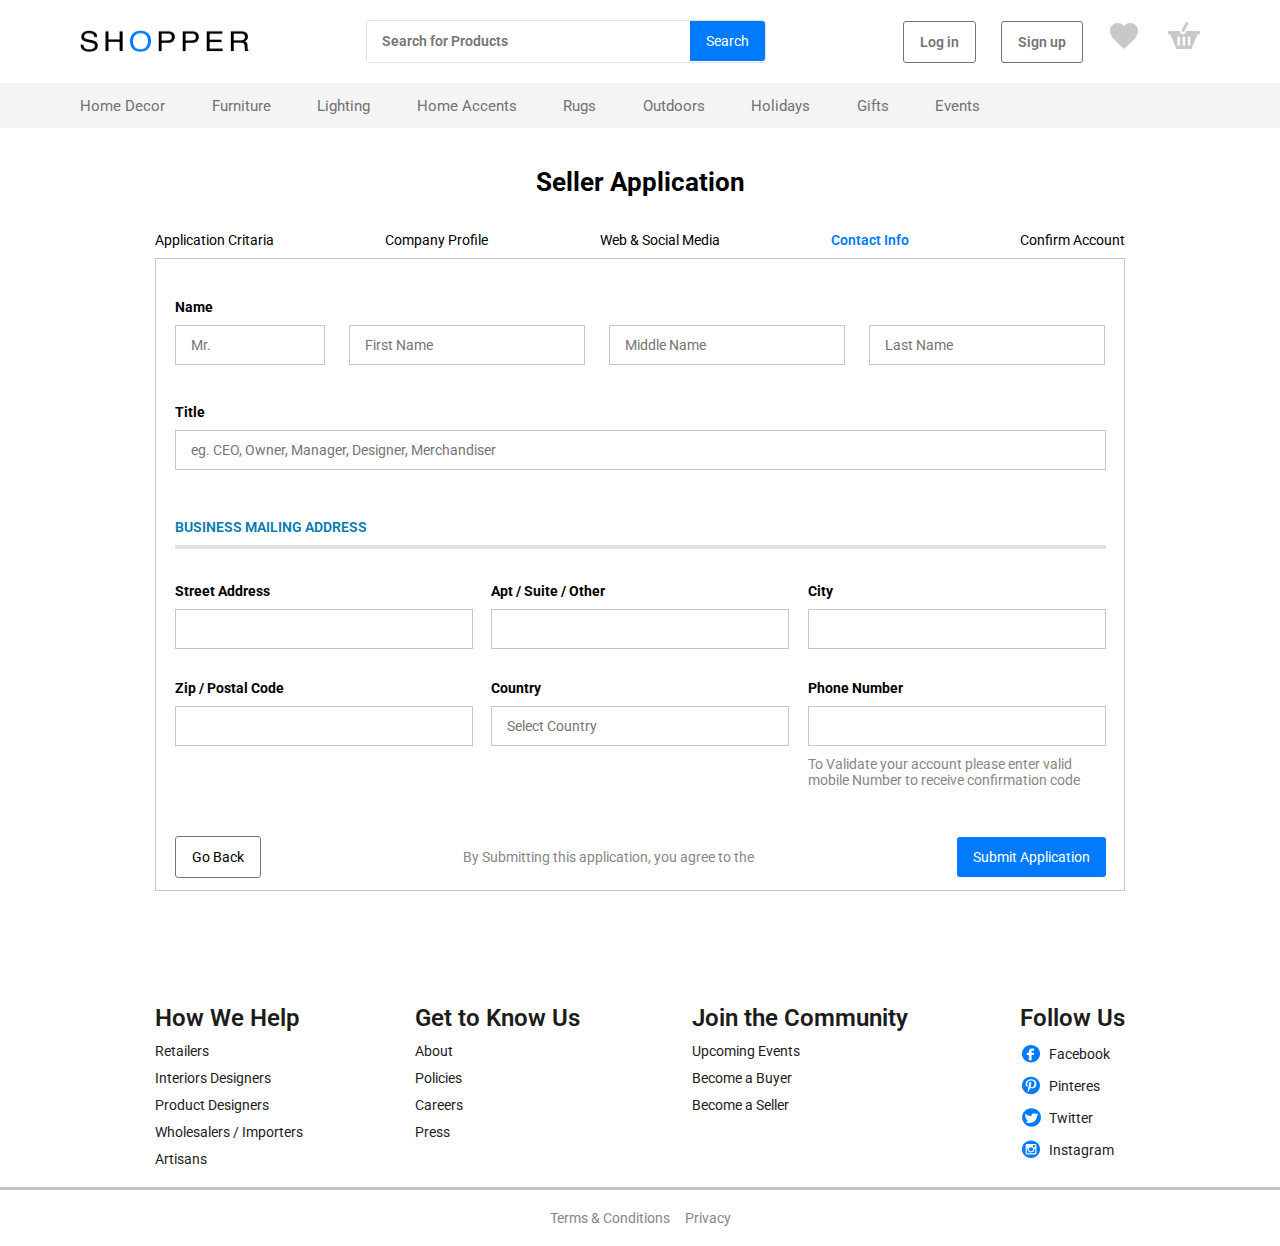
<file: lesson11/index.html>
<!DOCTYPE html>
<html lang="en">
<head>
    <meta charset="UTF-8">
    <meta name="viewport" content="width=device-width, initial-scale=1.0">
    <link rel="stylesheet" href="style/style.css">
    <link href="https://fonts.googleapis.com/css2?family=Roboto:wght@300&display=swap" rel="stylesheet">
    <title>Shopper</title>
</head>
<body>
    <!--header-->
    <header>
        <div class="head">
            <div class="logo">
                <img src="img/logo.png" alt="">
            </div>
            <form action="#">
                <div class="search">   
                    <input placeholder="Search for Products" type="text">
                    <button class="search-button">Search</button>
                </div>
            </form>
            <div class="block_icon">
                <div class="login">
                    <button>Log in</button>
                    <button>Sign up</button>
                </div>
                <div class="icon">
                    <svg width="28" height="26" viewBox="0 0 28 26" fill="none" xmlns="http://www.w3.org/2000/svg">
                        <path fill-rule="evenodd" clip-rule="evenodd" d="M14.0002 26.0003L12.0404 24.0218C4.76099 17.5219 -0.000366211 13.1412 -0.000366211 7.77163C-0.000366211 3.3913 3.35963 -0.000137329 7.69948 -0.000137329C10.0796 -0.000137329 12.4609 1.13056 14.0002 2.96725C15.5395 1.13056 17.9207 -0.000137329 20.2997 -0.000137329C24.6396 -0.000137329 28.0007 3.3913 28.0007 7.77163C28.0007 13.1412 23.2404 17.5219 15.9599 24.0218L14.0002 26.0003Z" fill="#C8C8C8"/>
                    </svg>
                    <svg width="32" height="28" viewBox="0 0 32 28" fill="none" xmlns="http://www.w3.org/2000/svg">
                        <path fill-rule="evenodd" clip-rule="evenodd" d="M20.033 3.28183C20.414 2.54845 20.1874 1.61119 19.5283 1.18777C18.8692 0.764654 18.0273 1.01557 17.6463 1.74895L13.9699 8.82916C13.59 9.56224 13.8155 10.5001 14.4757 10.9232C15.1348 11.3466 15.9778 11.0951 16.3577 10.362L20.033 3.28183ZM1.6083 10.0029H11.6555L11.6554 10.0315C11.6554 11.8952 13.0831 13.4063 14.8436 13.4063C16.604 13.4063 18.0317 11.8952 18.0317 10.0315L18.0316 10.0029H30.3922C31.2801 10.0029 32.0005 10.7581 32.0005 11.6901C32.0005 12.6216 31.2801 13.3771 30.3922 13.3771H29.3963L23.4237 27.9999H8.41698L2.44436 13.3771H2.35933H1.6083C0.719316 13.3771 0 12.6216 0 11.6901C0 10.7581 0.719316 10.0029 1.6083 10.0029ZM10.9701 15.5939H10.53C9.97819 15.5939 9.5315 16.0407 9.5315 16.592V23.6267C9.5315 24.178 9.97819 24.6251 10.53 24.6251H10.9701C11.5219 24.6251 11.9686 24.178 11.9686 23.6267V16.592C11.9686 16.0407 11.5219 15.5939 10.9701 15.5939ZM15.7172 15.5939H16.1891C16.7409 15.5939 17.1887 16.0407 17.1887 16.592V23.6267C17.1887 24.178 16.7409 24.6251 16.1891 24.6251H15.7172C15.1654 24.6251 14.7187 24.178 14.7187 23.6267V16.592C14.7187 16.0407 15.1654 15.5939 15.7172 15.5939ZM21.3446 15.5939H20.8727C20.322 15.5939 19.8742 16.0407 19.8742 16.592V23.6267C19.8742 24.178 20.322 24.6251 20.8727 24.6251H21.3446C21.8964 24.6251 22.3442 24.178 22.3442 23.6267V16.592C22.3442 16.0407 21.8964 15.5939 21.3446 15.5939Z" fill="#C8C8C8"/>
                    </svg>
                </div>
            </div>
        </div>
        <div class="subhead">
            <ul>
                <li><a href="#">Home Decor</a></li>
                <li><a href="#">Furniture</a></li>
                <li><a href="#">Lighting</a></li>
                <li><a href="#">Home Accents</a></li>
                <li><a href="#">Rugs</a></li>
                <li><a href="#">Outdoors</a></li>
                <li><a href="#">Holidays</a></li>
                <li><a href="#">Gifts</a></li>
                <li><a href="#">Events</a></li>
            </ul>
        </div>
    </header>
    <!--/header-->


    <!--content-->
    <div class="content">
        <div class="wrapper">
            <div class="title">
                <h1>Seller Application</h1>
            </div>
            <div class="container">
                <div class="tabs">
                    <div class="tab">
                            <input type="radio" id="tab_01" name="tab-group">
                            <label for="tab_01" class="tab-title">Application Critaria</label>
                            <section class="tab-content">Lorem ipsum dolor sit amet consectetur adipisicing elit. Assumenda quas, voluptas perspiciatis voluptatum nostrum at nihil ullam reprehenderit nemo beatae, alias totam illum autem reiciendis dolor vero amet, adipisci ex?</section>
                            <!-- <a href="#tab_01">Application Critaria</a> -->
                    </div>
                    <div class="tab">
                            <input type="radio" id="tab_02" name="tab-group">
                            <label for="tab_02" class="tab-title">Company Profile</label>
                            <section class="tab-content">Lorem ipsum dolor sit amet consectetur, adipisicing elit. Earum hic, quidem nemo accusamus ullam quaerat odio doloribus repudiandae quis, ad recusandae, sapiente saepe sed consequatur vero incidunt voluptate totam consequuntur!</section>
                            <!-- <a href="#tab_02">Company Profile</a> -->
                    </div>
                    <div class="tab">  
                            <input type="radio" id="tab_03" name="tab-group">
                            <label for="tab_03" class="tab-title">Web & Social Media</label>
                            <section class="tab-content">Lorem ipsum dolor sit amet consectetur adipisicing elit. Magni veritatis vel, aperiam error ea placeat nihil, dolor dolorum reprehenderit voluptates, dolores sed? Ex assumenda quo veritatis vitae voluptate? Quasi, nisi?</section>
                            <!-- <a href="#tab_03">Web & Social Media</a> -->
                    </div>
                    <div class="tab">    
                            <input checked type="radio" id="tab_04" name="tab-group">
                            <label for="tab_04" class="tab-title">Contact Info</label>
                            <section class="tab-content">
                                <form class="form-tab">
                                    <div class="name">
                                        <p class="title_input">Name</p>
                                        <div class="name__input">
                                            <input placeholder="Mr." type="text">
                                            <input placeholder="First Name" type="text">
                                            <input placeholder="Middle Name" type="text">
                                            <input placeholder="Last Name" type="text">
                                        </div>
                                    </div>
                                    <div class="name">
                                        <p class="title_input">Title</p>
                                        <div class="name__input2">
                                            <input placeholder="eg. CEO, Owner, Manager, Designer, Merchandiser" type="text">
                                        </div>
                                    </div>
                                    <div class="adress">
                                        <div>
                                            <h2>Business Mailing Address</h2>
                                        </div>
                                        <div class="line"></div>
                                        <div class="adds">
                                            <div class="adds_name">
                                                <p class="title_input">Street Address</p>
                                                <div class="name__input3">
                                                    <input type="text">
                                                </div>
                                            </div>
                                            <div class="adds_name">
                                                <p class="title_input">Apt / Suite / Other</p>
                                                <div class="name__input3">
                                                    <input type="text">
                                                </div>
                                            </div>
                                            <div class="adds_name">
                                                <p class="title_input">City</p>
                                                <div class="name__input3">
                                                    <input type="text">
                                                </div>
                                            </div>
                                            <div class="adds_name">
                                                <p class="title_input">Zip / Postal Code</p>
                                                <div class="name__input3">
                                                    <input type="text">
                                                </div>
                                            </div>
                                            <div class="adds_name">
                                                <p class="title_input">Country</p>
                                                <div class="name__input3">
                                                    <input placeholder="Select Country" type="text">
                                                </div>
                                            </div>
                                            <div class="adds_name">
                                                <p class="title_input">Phone Number</p>
                                                <div class="name__input3">
                                                    <input type="text">
                                                    <p>To Validate your account please enter valid<br>mobile Number to receive confirmation code</p>
                                                </div>
                                            </div>                        
                                        </div>
                                    </div>
                                    <div class="footer_contacts">
                                        <button type="reset">Go Back</button>
                                        <div>By Submitting this application, you agree to the</div>
                                        <button>Submit Application</button>
                                    </div>
                                </form>
                            </section>
                            <!-- <a href="#tab_04">Contact Info</a> -->
                    </div>
                    <div class="tab">
                            <input type="radio" id="tab_05" name="tab-group">
                            <label for="tab_05" class="tab-title">Confirm Account</label>
                            <section class="tab-content">Lorem ipsum dolor, sit amet consectetur adipisicing elit. Ex laudantium, enim ipsam obcaecati exercitationem dolorum dolore sed, repellendus consequatur reprehenderit quidem sapiente mollitia voluptates odit soluta asperiores architecto! Atque, fuga.</section>
                            <!-- <a href="#tab_05">Confirm Account</a> -->
                    </div>
                </div>
                
            </div>
        </div>
    </div>

    <!-- footer -->
    <footer>
        <div class="secondary_footer">
            <div>
                <h3 class="secondary_footer__title">How We Help</h3>
                <ul>
                    <li><a href="#">Retailers</a></li>
                    <li><a href="#">Interiors Designers</a></li>
                    <li><a href="#">Product Designers</a></li>
                    <li><a href="#">Wholesalers / Importers</a></li>
                    <li><a href="#">Artisans</a></li>
                </ul>
            </div>
            <div>
                <h3 class="secondary_footer__title">Get to Know Us</h3>
                <ul>
                    <li><a href="#">About</a></li>
                    <li><a href="#">Policies</a></li>
                    <li><a href="#">Careers</a></li>
                    <li><a href="#">Press</a></li>
                </ul>
            </div>
            <div>
                <h3 class="secondary_footer__title">Join the Community</h3>
                <ul>
                    <li><a href="#">Upcoming Events</a></li>
                    <li><a href="#">Become a Buyer</a></li>
                    <li><a href="#">Become a Seller</a></li>
                </ul>
            </div>
            <div>
                <h3 class="secondary_footer__title">Follow Us</h3>
                <ul>
                    <li>
                        <svg width="22" height="21" viewBox="0 0 22 21" fill="none" xmlns="http://www.w3.org/2000/svg">
                            <path fill-rule="evenodd" clip-rule="evenodd" d="M11.0004 1.99994C15.9709 1.99994 20.0009 5.91043 20.0009 10.7345C20.0009 15.5582 15.9709 19.4687 11.0004 19.4687C6.02884 19.4687 1.99991 15.5582 1.99991 10.7345C1.99991 5.91043 6.02884 1.99994 11.0004 1.99994Z" fill="#007AFF"/>
                            <path fill-rule="evenodd" clip-rule="evenodd" d="M13.7331 5.49652L12.0054 5.49437C10.0654 5.49437 8.81077 6.61889 8.81077 8.35997V9.68099H7.07329C6.9244 9.68099 6.80178 9.78739 6.80178 9.9193V11.8335C6.80178 11.9645 6.9244 12.0709 7.07329 12.0709H8.80967V16.9017C8.80967 17.0327 8.9323 17.1397 9.08119 17.1397H11.3475C11.4985 17.1397 11.6201 17.0327 11.6201 16.9017V12.0709H13.651C13.801 12.0709 13.9225 11.9645 13.9225 11.8335L13.9236 9.9193C13.9236 9.85596 13.8951 9.79568 13.8447 9.7514C13.7933 9.70589 13.7243 9.68099 13.6521 9.68099H11.6201V8.56108C11.6201 8.02295 11.7668 7.74928 12.5693 7.74928H13.732C13.8842 7.74928 14.0046 7.64288 14.0046 7.51157V5.73423C14.0046 5.60292 13.8842 5.49652 13.7331 5.49652Z" fill="white"/>
                        </svg>
                        <a href="#">Facebook</a>
                    </li>
                    <li>
                        <svg width="22" height="20" viewBox="0 0 22 20" fill="none" xmlns="http://www.w3.org/2000/svg">
                            <path fill-rule="evenodd" clip-rule="evenodd" d="M11.0004 1.28134C15.9709 1.28134 20.0009 5.19152 20.0009 10.0159C20.0009 14.8396 15.9709 18.7498 11.0004 18.7498C6.02884 18.7498 1.99991 14.8396 1.99991 10.0159C1.99991 5.19152 6.02884 1.28134 11.0004 1.28134Z" fill="#007AFF"/>
                            <path fill-rule="evenodd" clip-rule="evenodd" d="M7.55391 11.1939C8.22832 10.0977 7.33715 9.85722 7.19701 9.06294C6.62661 5.81512 11.2697 3.59742 13.7013 5.86648C15.3841 7.43781 14.275 12.2705 11.5631 11.7671C8.96514 11.288 12.8364 7.44149 10.7617 6.68688C9.07681 6.0728 8.18125 8.56355 8.98047 9.80125C8.51189 11.9301 7.50356 13.935 7.91192 16.6035C9.23666 15.7197 9.68443 14.0257 10.0501 12.2594C10.7158 12.6318 11.0727 13.0189 11.9211 13.0792C15.0523 13.3021 16.8019 10.2028 16.3727 7.34248C15.9928 4.80653 13.2459 3.51533 10.3151 3.81821C7.99841 4.05714 5.68945 5.78006 5.5931 8.24437C5.53507 9.74835 5.99928 10.8772 7.55391 11.1939Z" fill="white"/>
                            </svg>
                            <a href="#">Pinteres</a>
                    </li>
                    <li>
                        <svg width="21" height="20" viewBox="0 0 21 20" fill="none" xmlns="http://www.w3.org/2000/svg">
                            <path fill-rule="evenodd" clip-rule="evenodd" d="M11 1.25002C15.9705 1.25002 19.9994 5.1605 19.9994 9.98426C19.9994 14.8083 15.9705 18.7188 11 18.7188C6.0295 18.7188 1.99947 14.8083 1.99947 9.98426C1.99947 5.1605 6.0295 1.25002 11 1.25002Z" fill="#007AFF"/>
                            <path fill-rule="evenodd" clip-rule="evenodd" d="M17.2262 6.06547C16.7029 6.33545 16.1248 6.53194 15.5073 6.63804C15.0147 6.17863 14.3118 5.89327 13.5334 5.89327C12.04 5.89327 10.8281 6.94892 10.8281 8.24995C10.8281 8.43414 10.8533 8.61434 10.8982 8.78653C8.6516 8.68814 6.65794 7.74966 5.32334 6.32407C5.09014 6.67155 4.95877 7.07623 4.95877 7.50857C4.95877 8.32652 5.43611 9.04791 6.16088 9.47043C5.71747 9.4575 5.30035 9.35111 4.93578 9.1743V9.20382C4.93578 10.3459 5.86856 11.2979 7.10461 11.515C6.87798 11.5688 6.63931 11.5983 6.39189 11.5983C6.21781 11.5983 6.04922 11.5826 5.8828 11.555C6.22766 12.4916 7.22614 13.1727 8.40963 13.1927C7.48342 13.8243 6.31744 14.2007 5.05074 14.2007C4.83178 14.2007 4.6161 14.1896 4.4048 14.1684C5.60142 14.8369 7.0236 15.2274 8.55086 15.2274C13.5268 15.2274 16.2474 11.6358 16.2474 8.52117L16.2387 8.21582C16.7686 7.88495 17.2284 7.46952 17.5897 6.99781C17.1047 7.18477 16.5846 7.31176 16.0372 7.36865C16.5956 7.07745 17.0237 6.61466 17.2262 6.06547Z" fill="white"/>
                            </svg>
                            <a href="#">Twitter</a>
                    </li>
                    <li>
                        <svg width="22" height="21" viewBox="0 0 22 21" fill="none" xmlns="http://www.w3.org/2000/svg">
                            <path fill-rule="evenodd" clip-rule="evenodd" d="M11.0004 1.53113C15.9709 1.53113 20.0009 5.44192 20.0009 10.2657C20.0009 15.0894 15.9709 19.0002 11.0004 19.0002C6.02884 19.0002 1.99991 15.0894 1.99991 10.2657C1.99991 5.44192 6.02884 1.53113 11.0004 1.53113Z" fill="#007AFF"/>
                            <path fill-rule="evenodd" clip-rule="evenodd" d="M15.9928 5.41733C15.7202 5.15319 15.395 5.02095 15.0162 5.02095H6.98462C6.60471 5.02095 6.27846 5.15319 6.00803 5.41733C5.73543 5.68086 5.59858 5.99758 5.59858 6.36596V14.1614C5.59858 14.5298 5.73543 14.8465 6.00803 15.11C6.27846 15.3742 6.60471 15.5064 6.98462 15.5064H15.0162C15.395 15.5064 15.7202 15.3742 15.9928 15.11C16.2654 14.8465 16.4001 14.5298 16.4001 14.1614V6.36596C16.4001 5.99758 16.2654 5.68116 15.9928 5.41733ZM9.47751 8.79922C9.90121 8.40131 10.4114 8.20205 11.007 8.20205C11.608 8.20205 12.1193 8.40131 12.5441 8.79922C12.9678 9.19743 13.1802 9.67897 13.1802 10.2429C13.1802 10.8072 12.9678 11.2884 12.5441 11.6866C12.1193 12.0849 11.608 12.2841 11.007 12.2841C10.4114 12.2841 9.90121 12.0849 9.47751 11.6866C9.05382 11.2884 8.84033 10.8072 8.84033 10.2429C8.84033 9.67897 9.05382 9.19743 9.47751 8.79922ZM15.1771 13.8816C15.1771 14 15.1355 14.0987 15.0501 14.1783C14.9658 14.2583 14.8651 14.2979 14.748 14.2979H7.23095C7.10943 14.2979 7.00651 14.2583 6.9244 14.1783C6.84339 14.099 6.80178 14 6.80178 13.8816V9.45819H7.79369C7.69953 9.74478 7.65246 10.043 7.65246 10.3524C7.65246 11.226 7.9809 11.9714 8.63779 12.5879C9.29358 13.2048 10.084 13.5132 11.007 13.5132C11.6168 13.5132 12.1795 13.3718 12.6952 13.0898C13.2109 12.8075 13.6181 12.4243 13.9181 11.9394C14.2192 11.4548 14.3681 10.9259 14.3681 10.3524C14.3681 10.043 14.3221 9.74478 14.2279 9.45819H15.1771V13.8816ZM15.1771 7.786C15.1771 7.91762 15.1312 8.02923 15.037 8.12026C14.9428 8.21097 14.8279 8.25678 14.6921 8.25678H13.4681C13.3335 8.25678 13.2174 8.21097 13.1233 8.12026C13.0302 8.02923 12.9831 7.91762 12.9831 7.786V6.65932C12.9831 6.53202 13.0302 6.42163 13.1233 6.32846C13.2174 6.23497 13.3335 6.18854 13.4681 6.18854H14.6921C14.8279 6.18854 14.9428 6.23497 15.037 6.32846C15.1312 6.42163 15.1771 6.53202 15.1771 6.65932V7.786Z" fill="white"/>
                            </svg>
                            <a href="#">Instagram</a>
                    </li>
                </ul>
            </div>
        </div>
        <div class="footer"><pre>Terms & Conditions     Privacy</pre></div>
    </footer>
</body>
</html>
</file>
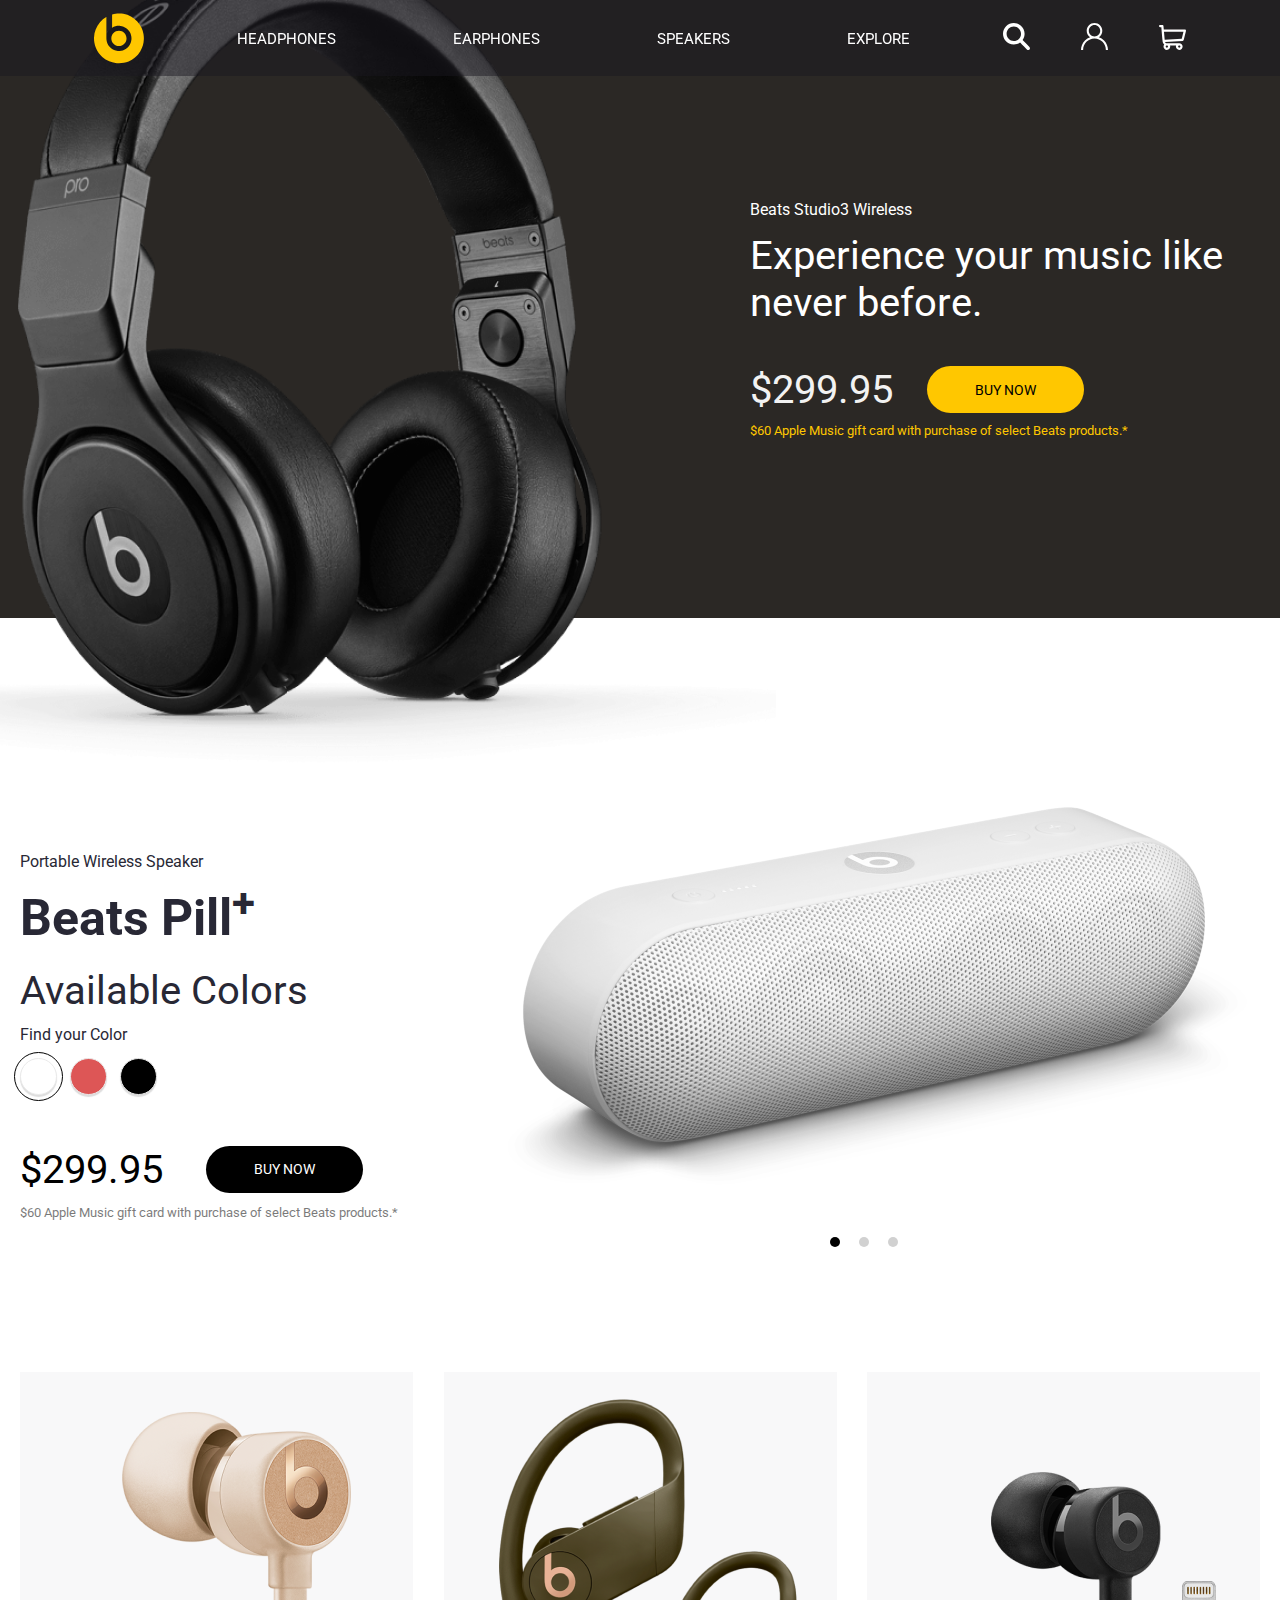
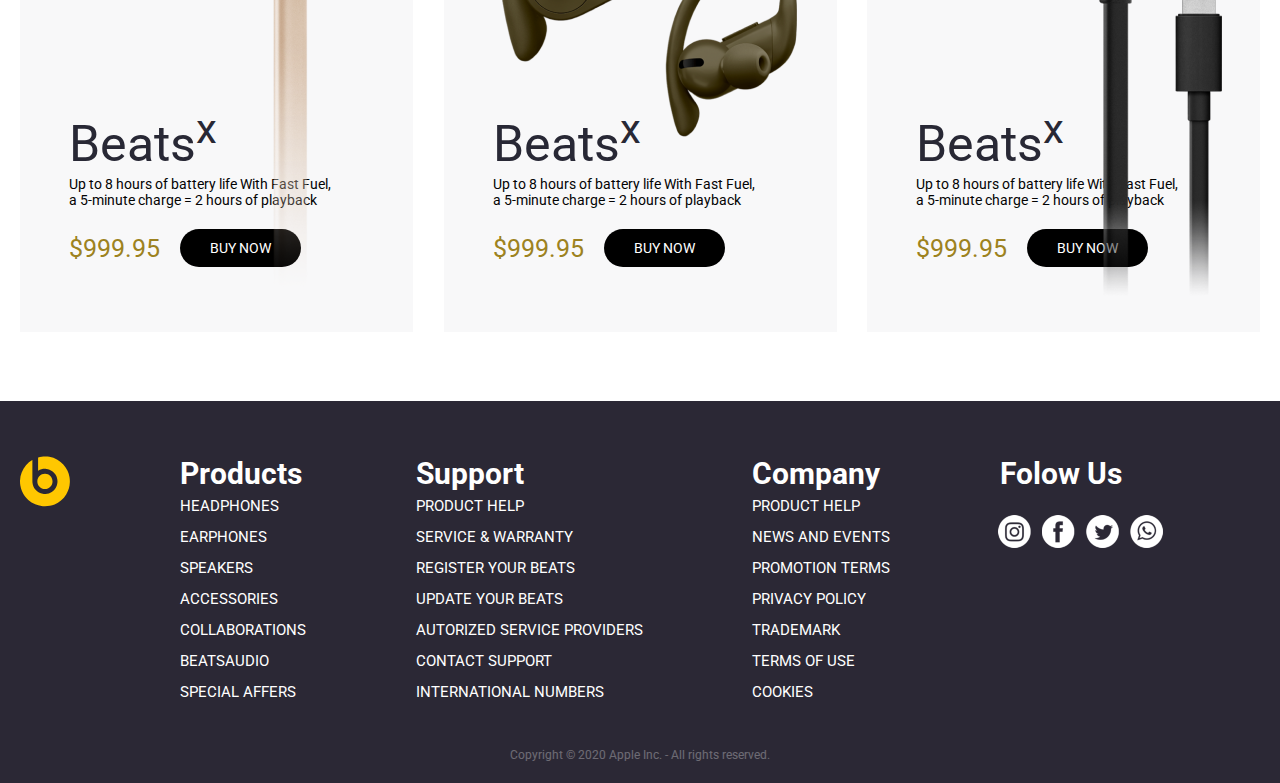
<file: lesson12/index.html>
<!DOCTYPE html>
<html lang="en">
<head>
    <meta charset="UTF-8">
    <meta name="viewport" content="width=device-width, initial-scale=1.0">
    <link href="https://fonts.googleapis.com/css2?family=Roboto:wght@300;400&display=swap" rel="stylesheet">
    <link rel="stylesheet" href="style/style.css">
    <link rel="stylesheet" href="style/nav.css">
    <link rel="stylesheet" href="style/banner.css">
    <link rel="stylesheet" href="style/product.css">
    <link rel="stylesheet" href="style/recomendation.css">
    <link rel="stylesheet" href="style/footer.css">
    <link rel="stylesheet" href="style/button.css">
    <title>Document</title>
</head>
<body>
    <div class="content">
        <!-- nav -->
        <div class="nav">

            <div class="logo">
                <a href="index.html" class="link-logo">
                    <img src="img/logo.svg" alt="logo">
                </a>
            </div>

            <div class="nav-list">
                <a href="#" class="nav-link">Headphones</a>
                <a href="#" class="nav-link">Earphones</a>
                <a href="#" class="nav-link">Speakers</a>
                <a href="#" class="nav-link">Explore</a>
            </div>

            <div class="nav-button">
                <a href="#" class="nav-icon">
                    <img src="img/search.svg" alt="search">
                </a>
                <a href="#" class="nav-icon">
                    <img src="img/user.svg" alt="user">
                </a>
                <a href="#" class="nav-icon">
                    <img src="img/shop.svg" alt="shop">
                </a>
            </div>
        </div>

        <!-- banner -->
        <div class="banner">
            <div class="banner-wrapper">
                <div class="picture">
                    <img src="img/Bitmap.png" alt="">
                </div>
                
                <div class="info">
                    <div class="sub-title">Beats Studio3 Wireless</div>
                    <div class="title">Experience your music like never before.</div>
                    <div class="price-box">
                        <div class="price">$299.95</div>
                        <button class="price-button">buy now</button>
                    </div>
                    <div class="footnote">$60 Apple Music gift card with purchase of select Beats products.*</div>
                </div>
            </div>     
        </div>

        <!-- product -->
        <div class="product">
            <div class="product_wrapper">
                <div class="product__info">
                    <div class="product__subtitle product__text-color">Portable Wireless Speaker</div>
                    <div class="product__title product__text-color">Beats Pill<sup>+</sup></div>
                    <div class="product__text product__text-color">Available Colors</div>
                    <div class="product__option product__text-color">Find your Color</div>
                    <div class="product__button-box">
                        <div>
                            <label for="white">
                                <input checked type="radio" class="product__button__color" name="color" value="white" id="white"><i class="wh"></i>
                            </label>
                        </div>
                        <div>
                            <label for="red">
                                <input type="radio" class="product__button__color" name="color" value="red" id="red"><i class="red"></i>
                            </label>
                        </div>
                        <div>                           
                            <label for="black">
                                <input type="radio" class="product__button__color" name="color" value="black" id="black"><i class="bk"></i>
                            </label>
                        </div>         
                      </div>
                    <div class="product__price-box">
                        <div class="product__price">$299.95</div>
                        <button>buy now</button>
                    </div>
                    <div class="product__footnote">$60 Apple Music gift card with purchase of select Beats products.*</div>
                </div>
                <div class="product__picture-box">
                    <div class="product__picture">
                        <img src="img/Speaker.png" alt="Speaker">
                    </div>
                    <div class="point">
                        <ul>
                            <li class="slick-aktiv"><button></button></li>
                            <li class=""><button></button></li>
                            <li class=""><button></button></li>
                        </ul>
                    </div>
                </div>
            </div>
        </div>
    
        <!-- recomendation -->
        <div class="recomendation">
            <div class="recomendation-wrapper">
                <div class="goods">
                    <div class="goods-picture">
                        <img src="img/headphones.png" alt="">
                    </div>
                    <div class="goods-info">
                        <div class="goods-title">Beats<sup>x</sup></div>
                        <div class="goods-description">Up to 8 hours of battery life
                            With Fast Fuel, a 5-minute charge = 2 hours of playback</div>
                        <div class="goods-price-box">
                            <div class="goods-price">$999.95</div>
                            <button>buy now</button>
                        </div>
                    </div>
                </div>
                <div class="goods">
                    <div class="goods-picture2">
                        <img src="img/headphones2.png" alt="">
                    </div>
                    <div class="goods-info">
                        <div class="goods-title">Beats<sup>x</sup></div>
                        <div class="goods-description">Up to 8 hours of battery life
                            With Fast Fuel, a 5-minute charge = 2 hours of playback</div>
                        <div class="goods-price-box">
                            <div class="goods-price">$999.95</div>
                            <button>buy now</button>
                        </div>
                    </div>
                </div>
                <div class="goods">
                    <div class="goods-picture3">
                        <img src="img/headphones3.png" alt="">
                    </div>
                    <div class="goods-info">
                        <div class="goods-title">Beats<sup>x</sup></div>
                        <div class="goods-description">Up to 8 hours of battery life
                            With Fast Fuel, a 5-minute charge = 2 hours of playback</div>
                        <div class="goods-price-box">
                            <div class="goods-price">$999.95</div>
                            <button>buy now</button>
                        </div>
                    </div>
                </div>
            </div>


        </div>

        <!-- footer -->
        <footer>
            <div class="foot">
                <div class="foot-logo">
                    <img src="img/logo.svg" alt="logo">
                </div>
                <div class="foot-menu">
                    <h3>Products</h3>
                    <ul>
                        <li><a href="#">Headphones</a></li>
                        <li><a href="#">Earphones</a></li>
                        <li><a href="#">Speakers</a></li>
                        <li><a href="#">Accessories</a></li>
                        <li><a href="#">Collaborations</a></li>
                        <li><a href="#">Beatsaudio</a></li>
                        <li><a href="#">Special affers</a></li>
                    </ul>
                </div>
                <div class="foot-menu">
                    <h3>Support</h3>
                    <ul>
                        <li><a href="#">Product help</a></li>
                        <li><a href="#">Service & Warranty</a></li>
                        <li><a href="#">Register your Beats</a></li>
                        <li><a href="#">Update your Beats</a></li>
                        <li><a href="#">Autorized service providers</a></li>
                        <li><a href="#">Contact support</a></li>
                        <li><a href="#">International numbers</a></li>
                    </ul>
                </div>
                <div class="foot-menu">
                    <h3>Company</h3>
                    <ul>
                        <li><a href="#">Product help</a></li>
                        <li><a href="#">News and events</a></li>
                        <li><a href="#">Promotion terms</a></li>
                        <li><a href="#">Privacy policy</a></li>
                        <li><a href="#">Trademark</a></li>
                        <li><a href="#">Terms of use</a></li>
                        <li><a href="#">Cookies</a></li>
                    </ul>
                </div>
                <div class="foot-menu folow-us">
                    <h3>Folow Us</h3>
                    <div class="social-icon">
                        <a href="#" class="instagram"></a>
                        <a href="#" class="facebook"></a>
                        <a href="#" class="twitter"></a>
                        <a href="#" class="whatsapp"></a>
                    </div>
                </div>
            </div>
            <div class="sub-foot">Copyright © 2020 Apple Inc. - All rights reserved.</div>
        </footer>
    </div>
</body>
</html>
</file>
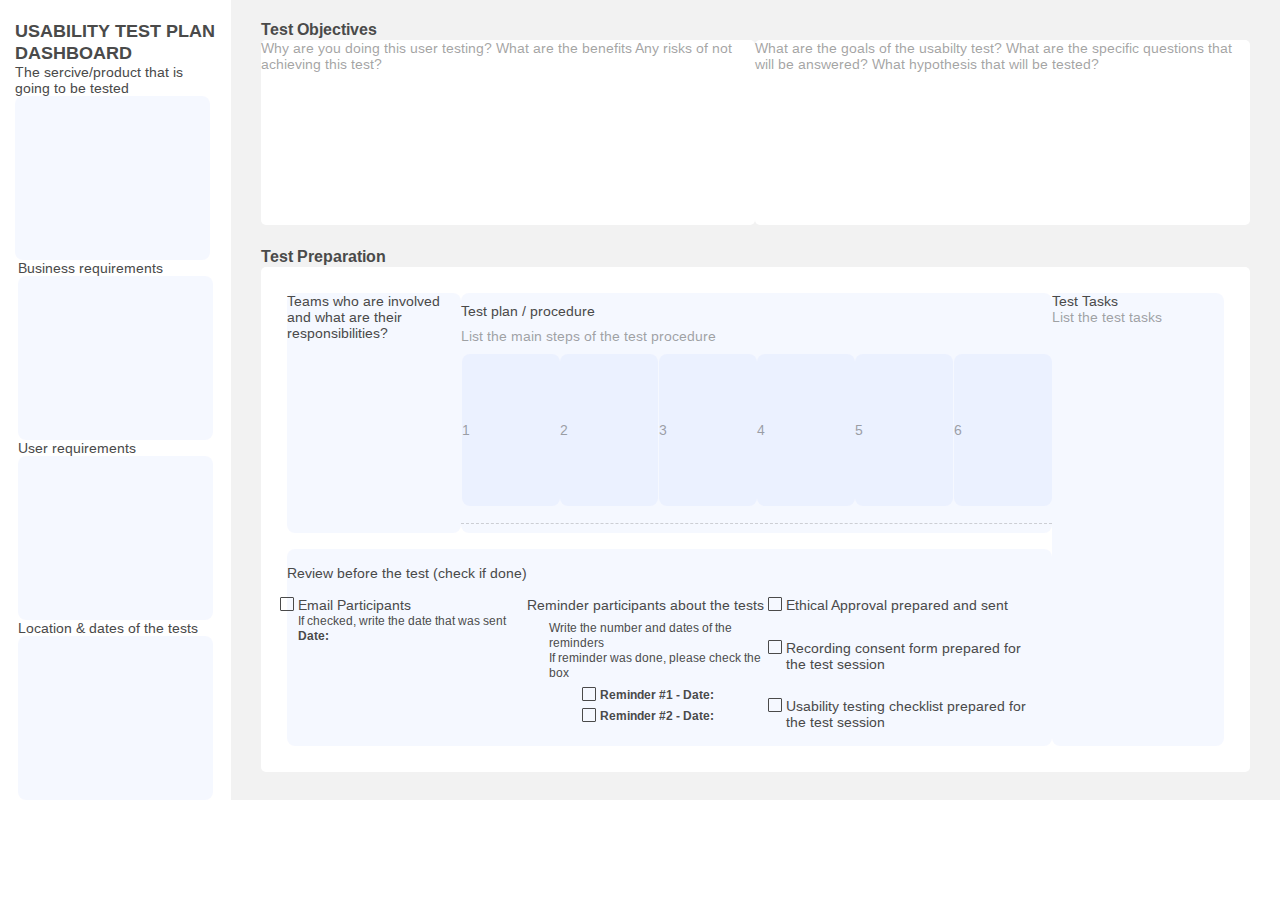
<file: lesson13/index.html>
<!DOCTYPE html>
<html lang="en">
<head>
    <meta charset="UTF-8">
    <meta name="viewport" content="width=device-width, initial-scale=1.0">
    <link href="https://fonts.googleapis.com/css2?family=Arimo&display=swap" rel="stylesheet">
    <link rel="stylesheet" href="style/style.css">
    <title>Usability test plan Dashboard</title>
</head>
<body>
    <div class="container">
        <div class="wrapper">
            <div class="sidebar-container">
                <div class="sidebar">
                    <h1>Usability test plan dashboard</h1>
                    <div class="item">
                        <div class="sidebar__title">The sercive/product that is going to be tested</div>
                        <div class="sidebar__img"></div>
                    </div>
                    <div class="item">
                        <div class="sidebar__title">Business requirements</div>
                        <div class="sidebar__img"></div>
                    </div>
                    <div class="item">
                        <div class="sidebar__title">User requirements</div>
                        <div class="sidebar__img"></div>
                    </div>
                    <div class="item">
                        <div class="sidebar__title">Location & dates of the tests</div>
                        <div class="sidebar__img"></div>
                    </div>
                </div>
            </div>
            
            <div class="content">
                <div class="content-container">
                    
                    <div class="objectives">
                        <div><h2>Test Objectives</h2></div>
                        <div class="texts">
                            <div class="objectives-text">Why are you doing this user testing? What are the benefits Any risks of not achieving this test?
                            </div>
                            <div class="objectives-text">What are the goals of the usabilty test? What are the specific questions that will be answered? What hypothesis that will be tested?
                            </div>
                        </div>
                    </div>
                    
                    <div class="preparation">
                        <div><h2>Test Preparation</h2></div>
                        <div class="preparation-wrapper">
                            <div class="preparation-content">
                                <div class="preparation-content-left">
                                    <div class="preparation-content-left-top">
                                        <div class="teems content-title">Teams who are involved and what are their responsibilities?</div>
                                        <div class="test">
                                            <div class="content-title">Test plan / procedure</div>
                                            <div class="content-subtitle">List the main steps of the test procedure</div>
                                            <div class="content-items">
                                                <div class="content-item"><p>1</p></div>
                                                <div class="content-item"><p>2</p></div>
                                                <div class="content-item"><p>3</p></div>
                                                <div class="content-item"><p>4</p></div>
                                                <div class="content-item"><p>5</p></div>
                                                <div class="content-item"><p>6</p></div>
                                            </div>
                                        </div>
                                    </div>
                                    <div class="preparation-content-left-bottom">
                                        <div class="review content-title">Review before the test (check if done)</div>
                                        <div class="review-content">
                                            <div class="email">
                                                <label class="content-title" for="#"><input type="checkbox">Email Participants</label>
                                                <div class="email-text">
                                                    <div class="write">If checked, write the date that was sent</div>
                                                    <div class="date">Date:</div>
                                                </div>
                                            </div>
                                            <div class="reminder">
                                                <div class="content-title">Reminder participants about the tests </div>
                                                <div class="reminder-content">
                                                    <div class="write">Write the number and dates of the reminders<br>If  reminder was done, please check the box</div>
                                                    <label class="date" for="#"><input type="checkbox">Reminder #1  -  Date:</label>
                                                    <label class="date" for="#"><input type="checkbox">Reminder #2  -  Date:</label>
                                                </div>
                                            </div>
                                            <div class="ethical">
                                                <label class="content-title" for="#"><input type="checkbox">Ethical Approval prepared and sent</label>
                                                <label class="content-title" for="#"><input type="checkbox">Recording consent form prepared for the test session</label>
                                                <label class="content-title" for="#"><input type="checkbox">Usability testing checklist prepared for the test session</label>
                                            </div>
                                        </div>
                                    </div>
                                </div>
                                <div class="preparation-content-right">
                                    <div class="content-title">Test Tasks</div>
                                    <div class="content-subtitle">List the test tasks</div>
                                </div>
                            </div>
                        </div>
                        
                    </div>
                </div>
            </div>
        </div>
    </div>
</body>
</html>
</file>
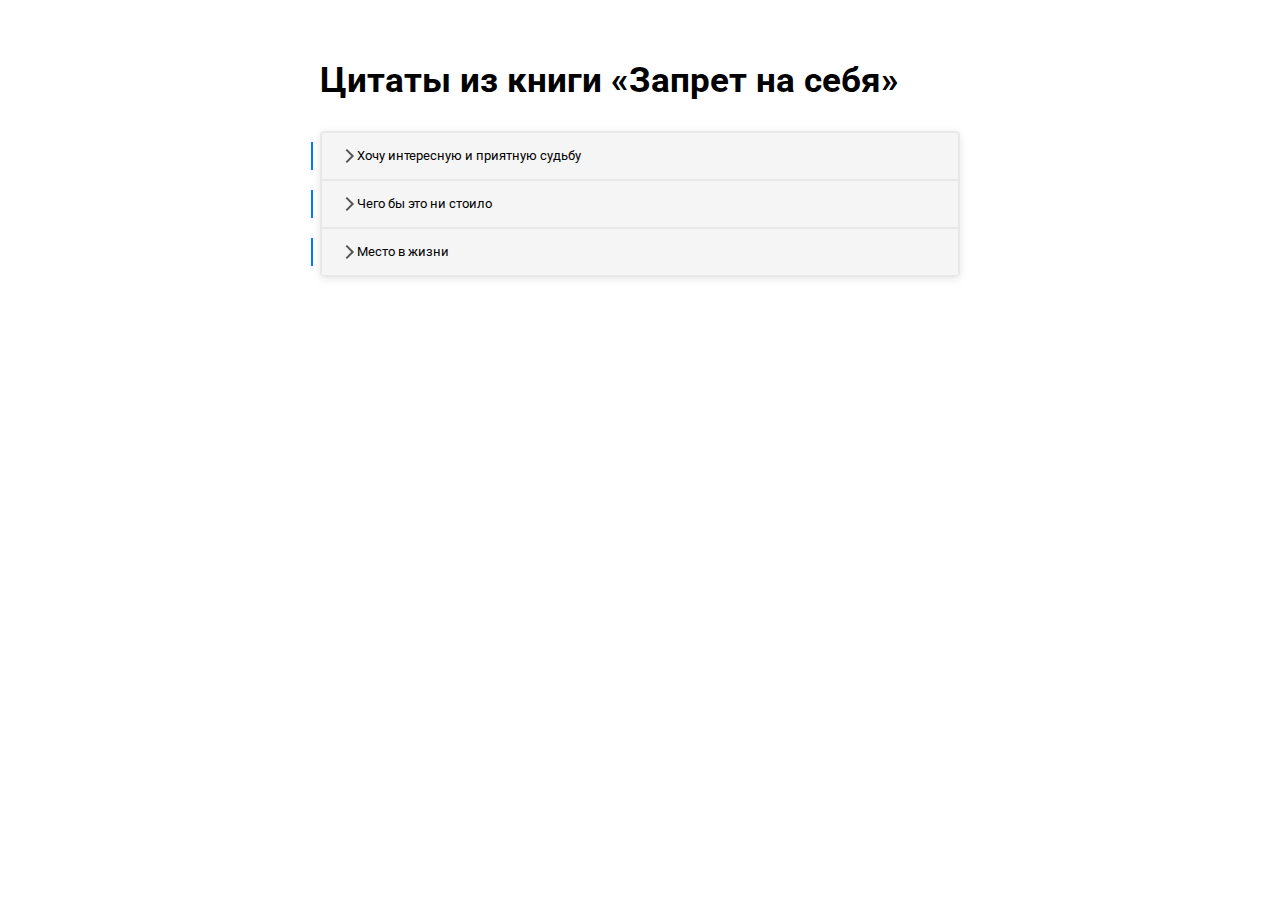
<file: lesson14/index.html>
<!DOCTYPE html>
<html lang="en">
<head>
    <meta charset="UTF-8">
    <meta name="viewport" content="width=device-width, initial-scale=1.0">
    <link href="https://fonts.googleapis.com/css2?family=Roboto&display=swap" rel="stylesheet">
    <link rel="stylesheet" href="style/style.css">
    <title>Цитаты из книги «Запрет на себя»</title>
</head>
<body>
    <div class="container">
        <div class="wrapper">
            <h1>Цитаты из книги «Запрет на себя»</h1>
            <div class="tabs">  
                <div class="tab">
                    <input type="checkbox" id="tab_01" name="tab-group">
                    <label for="tab_01" class="tab-title">Хочу интересную и приятную судьбу</label>
                    <section class="tab-content">
                        <h3>Не все люди</h3>
                        <div class="item">
                            <p>Вовсе не все люди в состоянии построить сами свою судьбу так, как им хочется. Это было бы слишком просто, если бы все нажимали кнопку: «<a href="#">Хочу интересную и приятную судьбу</a>» и получали бы ее, сахарным сиропом политую.</p>
                            <p>Не у всех одинаковые стартовые данные, ни у всех были хорошие семьи, не все верят в себя, идут напролом. Если одним победа дается, хоть и с трудом, то других она просто обходит стороной. Просто у всех разная судьба. Но в любом случае каждый должен до последнего быть на плаву. Ради себя, прежде всего!</p>
                            <p>Все зависит от отношения к ситуации: кто-то скажет, что ему вообще не везет, все рушится и поставит на себе крест, а другой поймет, что, значит, не туда идет, что есть другие дороги и надо наслаждаться тем, что есть, пробовать, не бояться, да, поныть иногда, но утром проснуться и шагать дальше.</p>
                        </div>
                    </section>
                </div>
                <div class="tab">
                    <input type="checkbox" id="tab_02" name="tab-group">
                    <label  for="tab_02" class="tab-title">Чего бы это ни стоило</label>
                    <section class="tab-content">
                        <h3>Правил не существует</h3>
                        <div class="item">
                            <p>Чего бы это ни стоило – никогда не поздно, никогда не рано стать тем, кем ты хочешь стать. <a href="#">Временных рамок нет</a>, можешь начать когда угодно. Можешь измениться или остаться прежним – правил не существует.</p>
                        </div>
                        <div class="picture"><img src="img/book.png" alt="Запрет на себя" /></div>
                    </section>
                </div>
                <div class="tab">
                    <input type="checkbox" id="tab_03" name="tab-group">
                    <label  for="tab_03" class="tab-title">Место в жизни</label>
                    <section class="tab-content">
                        <h3>Место в жизни</h3>
                        <div class="item">
                            <p>Любишь жизнь и одновременно понимаешь, что найти свое истинное место в ней – самая сложная задача бытия. «<a href="#">Место в жизни</a>» – это не любовь или карьера. Это нечто большее, внутреннее, очень свое. Это когда смотришь на небо и понимаешь, что под одним из облаков твое место, пусть маленькое, но твое…</p>
                        </div>
                    </section>
                </div>
            </div>


        </div>


    </div>
</body>
</html>
</file>
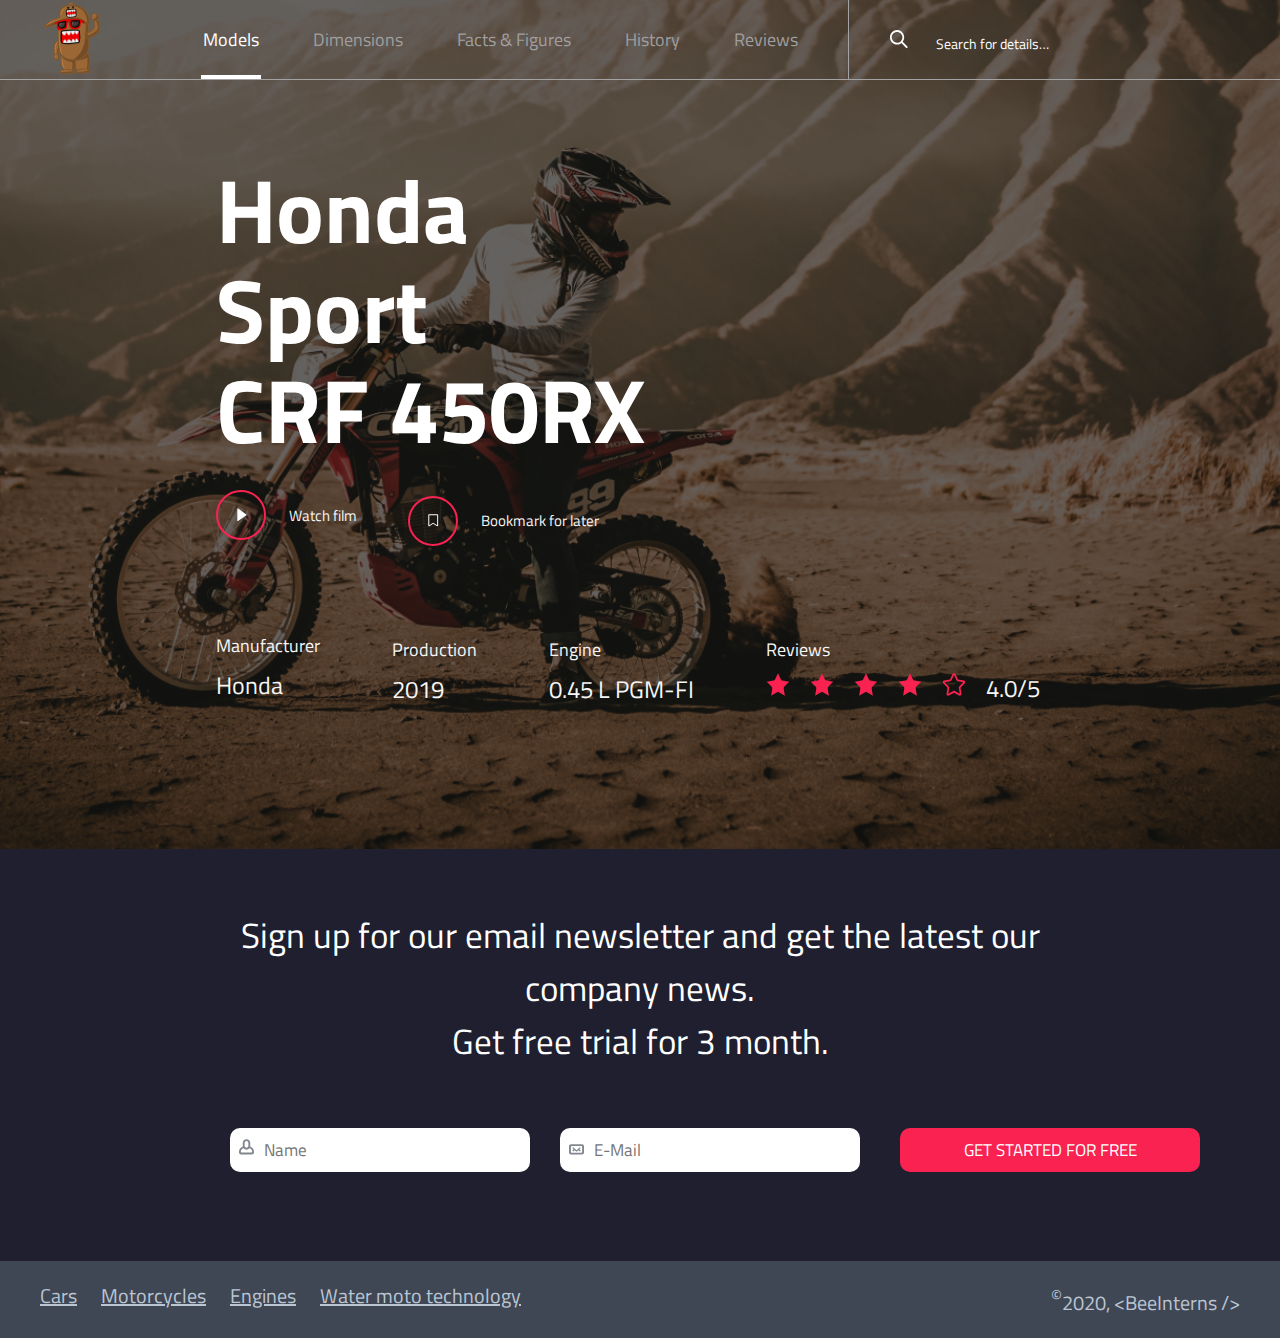
<file: lesson16/index.html>
<!DOCTYPE html>
<html lang="en">
<head>
    <meta charset="UTF-8">
    <meta name="viewport" content="width=device-width, initial-scale=1.0">
    <link href="https://fonts.googleapis.com/css2?family=Titillium+Web&display=swap" rel="stylesheet">
    <link rel="stylesheet" href="style/style.css">
    <title>Document</title>
</head>
<body>
    <div class="content">
       
        <section class="container">
            <!-- nav -->
            <nav class="nav">
                <div class="nav-links">
                    <div class="burger"><img src="img/BurgerMenu.svg" alt=""></div>
                    <div class="logo"><a href="#"><img src="img/domo-kun-logo.png" alt="logo"></a></div>
                    <div class="nav-link">
                        <ul>
                            <li><a href="#" class="selected">Models</a></li>
                            <li><a href="#">Dimensions</a></li>
                            <li><a href="#">Facts & Figures</a></li>
                            <li><a href="#">History</a></li>
                            <li><a href="#">Reviews</a></li>
                        </ul>
                    </div>
                </div>
                <div class="nav-search">
                    <form action="/search/">
                        <button><img src="img/search icon.svg" alt=""></button>
                        <input type="search" placeholder="Search for details…">
                    </form>
                    
                </div>
            </nav>
            
            <!-- article -->
            <article>
                <div class="main-content">
                    <h1>Honda<br>Sport<br>CRF 450RX </h1>
                    <div class="article-link">
                        <div class="watch">
                            <div class="watch-icon"><img src="img/Icon-Shape.svg" alt=""></div>
                            <p>Watch film</p>
                        </div>
                        <div class="book">
                            <div class="book-icon"><img src="img/bookmark.svg" alt=""></div>
                            <p>Bookmark for later</p>
                        </div>
                    </div>
                    <div class="description">
                        <div class="Manufacturer">
                            <h2>Manufacturer</h2>
                            <p>Honda</p>
                        </div>
                        <div class="Production">
                            <h2>Production</h2>
                            <p>2019</p>
                        </div>
                        <div class="Engine">
                            <h2>Engine</h2>
                            <p>0.45 L PGM-FI</p>
                        </div>
                        <div class="Reviews">
                            <h2>Reviews</h2>
                            <img src="img/star-red.svg" alt="star">
                            <img src="img/star-red.svg" alt="star">
                            <img src="img/star-red.svg" alt="star">
                            <img src="img/star-red.svg" alt="star">
                            <img src="img/star.svg" alt="star">
                            <span>4.0/5</span>
                        </div>
                    </div>

                </div>
            </article>

        </section>


        <!-- news -->
        <section class="news">
            <div class="news-entry">Sign up for our email newsletter and get the latest our company news.<br>Get free trial for 3 month.</div>
            <form action="/posturl/newsletter" method="POST">
                <div class="news-wrapper">
                    <div class="registry">
                        <div class="name form-inp">
                            <div class="img"><img src="img/name.svg" alt=""></div>                      
                            <input type="text" name="news" pattern="[A-Za-z]{2,30}" placeholder="Name" required>
                        </div>
                        <div class="email form-inp">
                            <div class="img"><img src="img/e-mail.svg" alt=""></div>                        
                            <input type="email" name="news" placeholder="E-Mail" required>
                        </div>
                    </div>
                        <div class="news-button form-inp">
                            <input class="button" type="submit" value="get started for free" name="news">
                        </div>
                </div>
            </form>
        </section>

        <!-- foot -->
        <footer>
            <nav>
                <div class="foot__nav">
                    <ul>
                        <li><a href="#">Cars</a></li>
                        <li><a href="#">Motorcycles</a></li>
                        <li><a href="#">Engines</a></li>
                        <li><a href="#">Water moto technology</a></li>
                    </ul>
                </div>
            </nav>
            <div class="copyright"><sup>&#169</sup>2020, &ltBeeInterns /&gt</div>
        </footer>
    </div>
    
</body>
</html>
</file>
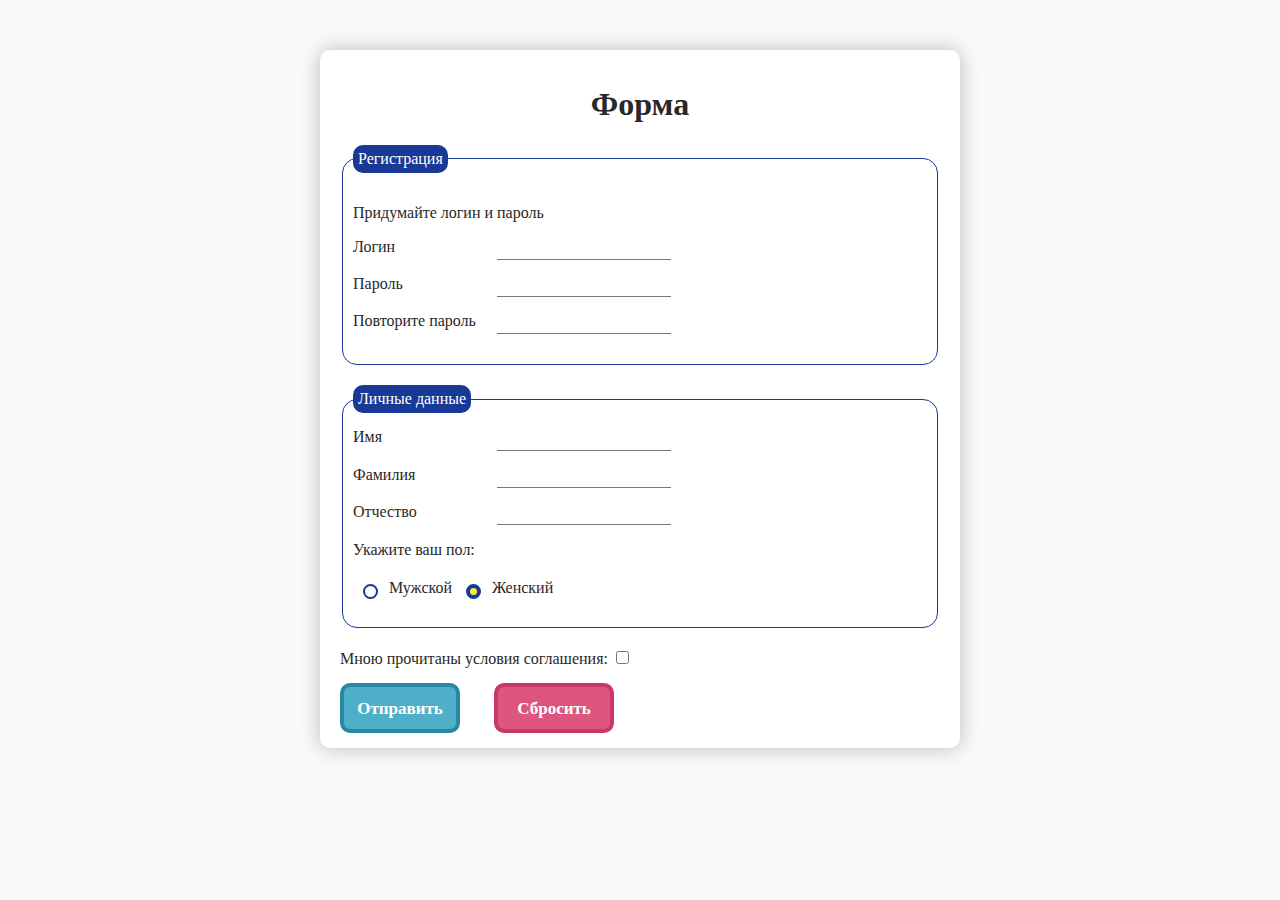
<file: lesson20/index.html>
<!DOCTYPE html>
<html lang="ru">
<head>
    <title>HTML Формы</title>
    <meta name="viewport" content="width=device-width, initial-scale=1" />
    <meta charset="UTF-8" />
    <link href="style.css" rel="stylesheet" type="text/css" />
</head>
<body>
<form action="/posturl/" method="POST" name="form" class="form">
    <h1 class="heading">Форма</h1>
    <fieldset class="fieldset">
        <legend class="legend">Регистрация</legend>
        <p>Придумайте логин и пароль</p>
        <section class="inputContainer">
            <label class="label" for="inputLogin">Логин</label>
            <input class="inputField" id="inputLogin" type="text" name="login" />
        </section>
        <section class="inputContainer">
            <label class="label" for="inputPassword">Пароль</label>
            <input class="inputField" id="inputPassword" type="password" name="password" />
        </section>
        <section class="inputContainer">
            <label class="label" for="confirmPassword">Повторите пароль</label>
            <input class="inputField" id="confirmPassword" type="password" name="confirmPassword" />
        </section>
    </fieldset>

    <fieldset class="fieldset">
        <legend class="legend">Личные данные</legend>
        <section class="inputContainer">
            <label class="label" for="firstName">Имя</label>
            <input class="inputField" type="text" id="firstName" name="firstName" />
        </section>
        <section class="inputContainer">
            <label class="label" for="lastName">Фамилия</label>
            <input class="inputField" type="text" id="lastName" name="lastName" />
        </section>
        <section class="inputContainer">
            <label class="label" for="secondName">Отчество</label>
            <input class="inputField" type="text" id="secondName" name="secondName" />
        </section>
        <section class="inputContainer">
            <p>Укажите ваш пол:</p>
            <label>
                <input class="radioBtn" type="radio" name="gender" value="male" />
                Мужской
            </label>
            <label>
                <input class="radioBtn" type="radio" name="gender" value="female" checked />
                Женский
            </label>
        </section>
    </fieldset>

    <section class="inputContainer">
        <label>
            Мною прочитаны условия соглашения:
            <input type="checkbox" name="license" id="licenseCheckbox" />
        </label>
    </section>

    <button class="btn submit" type="submit">
        Отправить
    </button>

    <button class="btn reset" type="reset">
        Сбросить
    </button>
</form>
<script src="validate.js"></script>
<script src="index.js"></script>
</body>
</html>
</file>
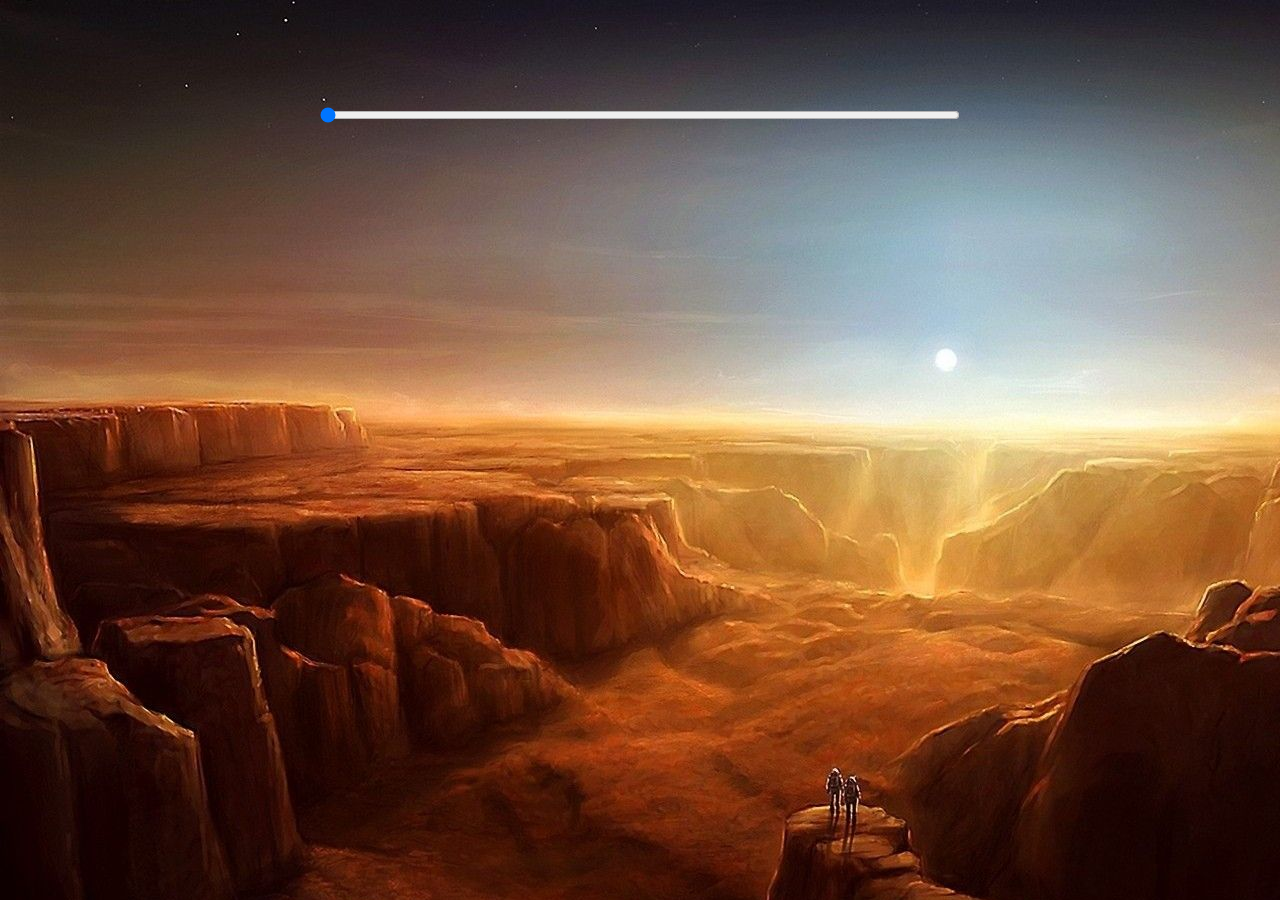
<file: lesson23-24/index.html>
<!DOCTYPE html>
<html lang="en">
<head>
    <meta charset="UTF-8">
    <meta name="viewport" content="width=device-width, initial-scale=1.0">
    <link rel="stylesheet" href="style/range.css">
    <link href="https://fonts.googleapis.com/css2?family=Orbitron:wght@600&display=swap" rel="stylesheet">
    <title>Lesson 23-24</title>
</head>
<body>
    <div class="container">
        <div class="wrapper">
            <div class="range">
                <input type="range" min="0" max="1" step="0.01" value="0" id="r1" oninput="fun()">
            </div>
            <div class="content" id="links">
                <ul>
                    <li><a href="wheel.html">wheel</a></li>
                    <li><a href="reset.html">reset</a></li>
                    <li><a href="input.html">input</a></li>
                    <li><a href="clientXY.html">client</a></li>
                    <li><a href="copy.html">copy</a></li>
                </ul>
            </div>
        </div>
    </div>


    <script src="scripts/range.js"></script>
</body>
</html>
</file>
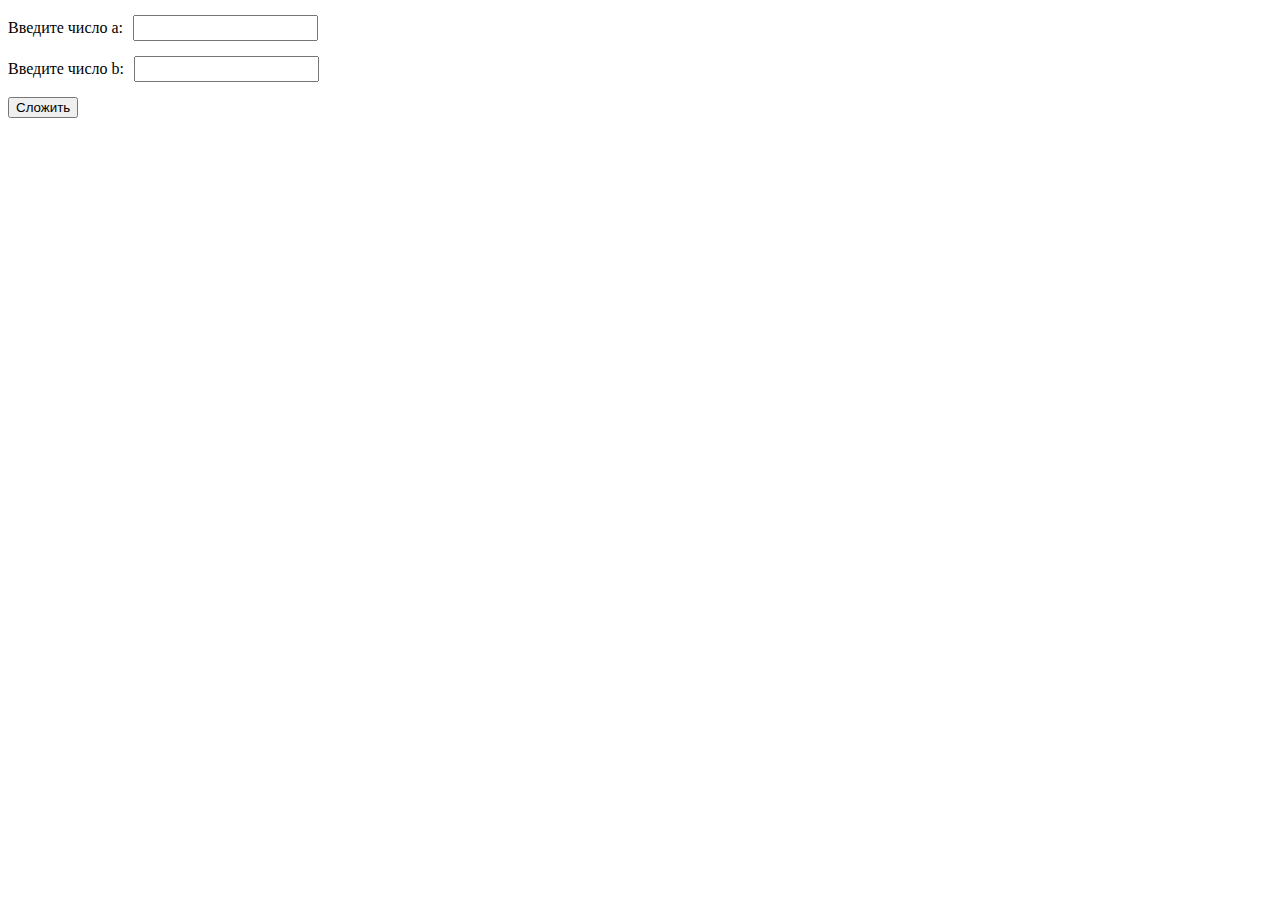
<file: lesson19/js-hw/hw-2/index.html>
<!DOCTYPE html>
<html lang="en">
<head>
    <meta charset="UTF-8">
    <meta name="viewport" content="width=device-width, initial-scale=1.0">
    <title>BeeInterns</title>
    <style>
        .form-row {
            display: flex;
            align-items: center;
            margin: 15px 0;
        }

        .styled-input {
            margin-left: 10px;
            height: 20px;
        }
    </style>
</head>
<body>
    <form action="#" method="GET">
        <div class="form-row">
            <label for="numberA">Введите число а: </label>
            <input class="styled-input" name="numberA" id="numberA" type="number" minlength="1" required>
        </div>
        <div class="form-row">
            <label for="numberB">Введите число b: </label>
            <input class="styled-input" name="numberB" id="numberB" type="number" minlength="1" required>
        </div>
        <button type="submit">Сложить</button>
    </form>

    <script src="./hw.js"></script>
    <script src="./script.js"></script>
</body>
</html>
</file>
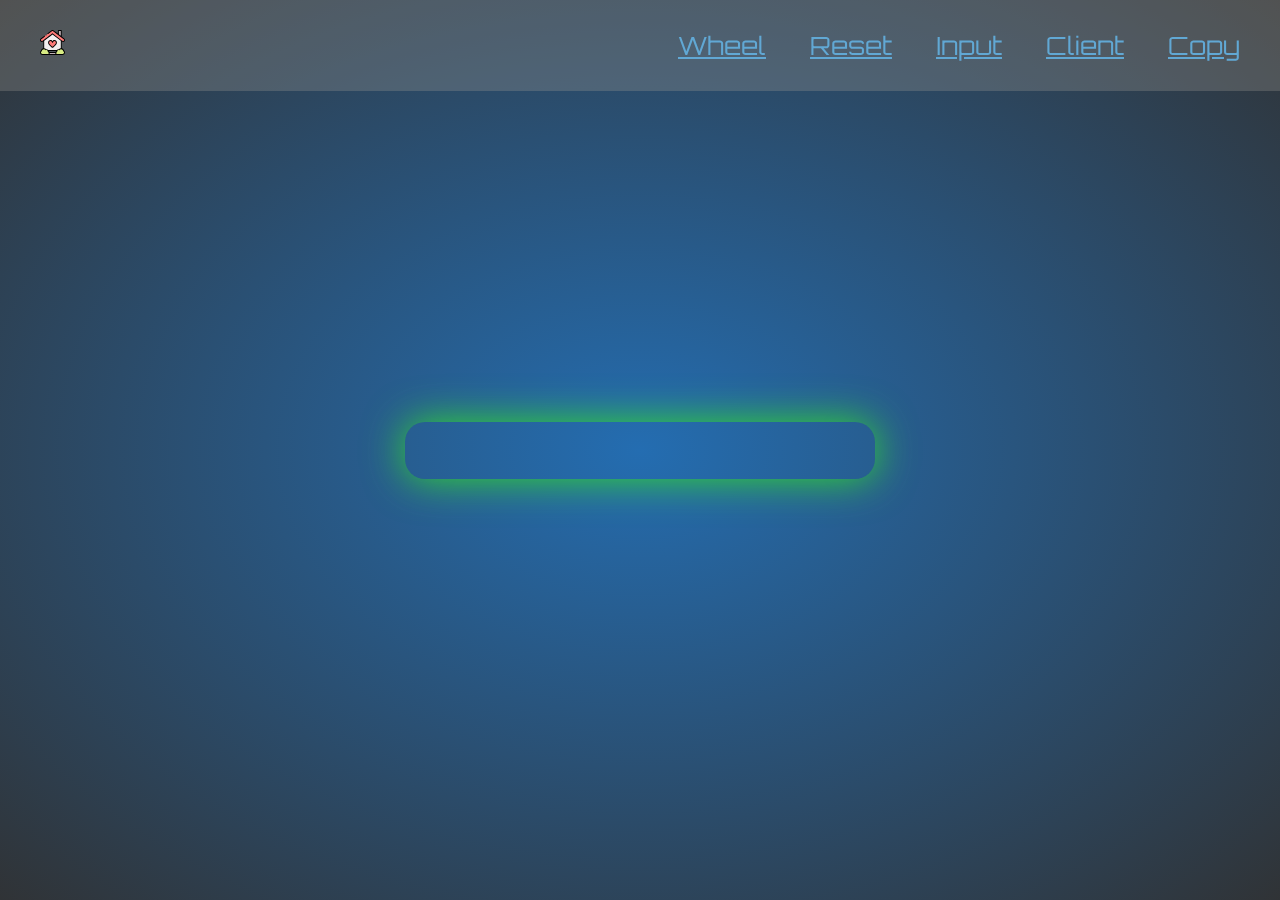
<file: lesson23-24/clientXY.html>
<!DOCTYPE html>
<html lang="en">
<head>
    <meta charset="UTF-8">
    <meta name="viewport" content="width=device-width, initial-scale=1.0">
    <link href="https://fonts.googleapis.com/css2?family=Orbitron:wght@600&display=swap" rel="stylesheet">
    <link rel="stylesheet" href="style/clientXY.css">
    <title>clientXY</title>
</head>
<body>

    <div class="container">
        <!-- navigation -->
        <div class="nav">
            <div class="home-page">
                <a href="index.html"><img src="img/home.svg" alt="home-page"></a>
            </div>
            <div class="nav-links">
                <ul>
                    <li><a href="wheel.html">wheel</a></li>
                    <li><a href="reset.html">reset</a></li>
                    <li><a href="input.html">input</a></li>
                    <li><a href="clientXY.html">client</a></li>
                    <li><a href="copy.html">copy</a></li>
                </ul>
            </div>
        </div>

        <div class="content">
            <div class="register">
                <form class="form" id="form">
                    <input type="text" id="client">
                </form>
            </div>
        </div>

    </div>
    

    <script src="scripts/clientXY.js"></script>
</body>
</html>
</file>
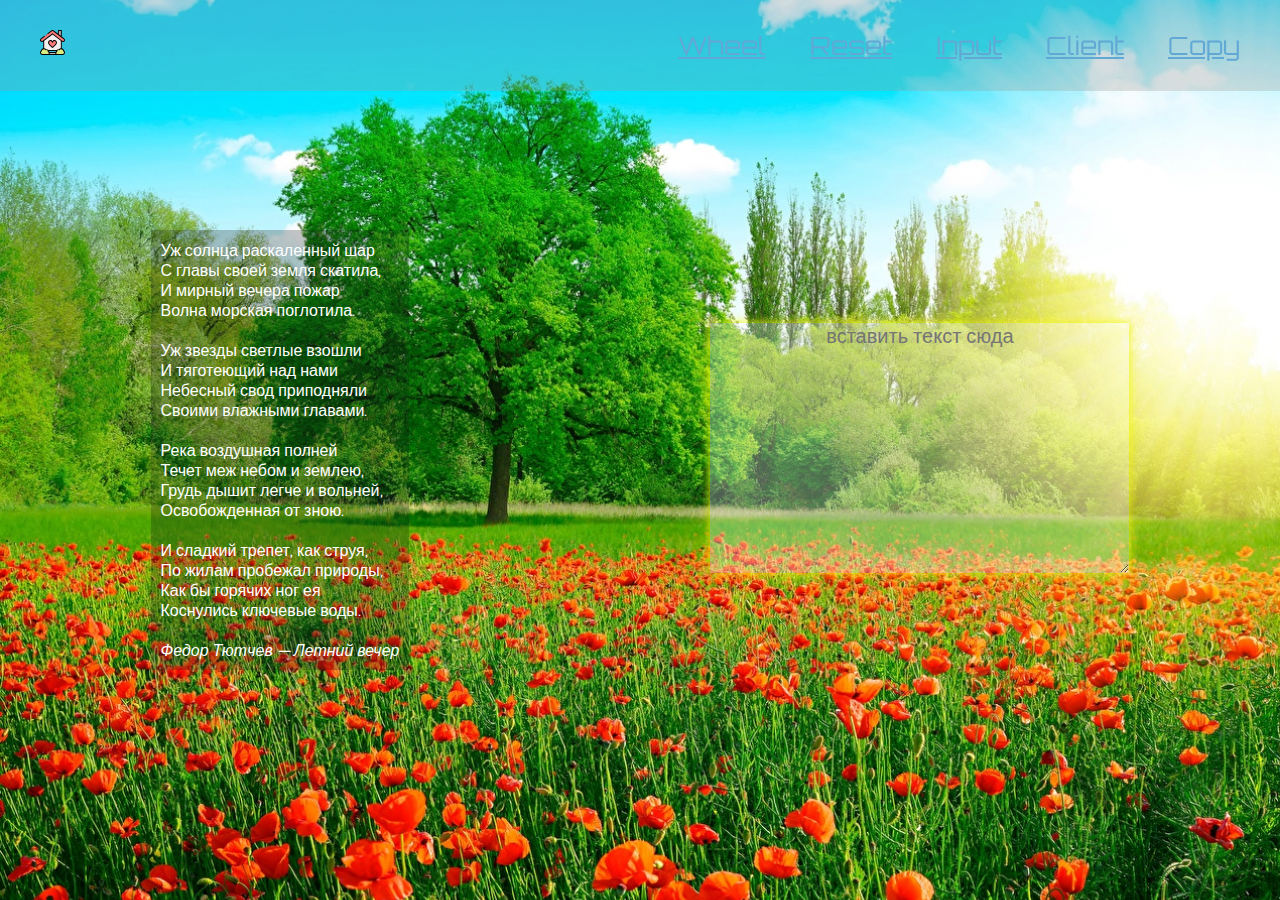
<file: lesson23-24/copy.html>
<!DOCTYPE html>
<html lang="en">
<head>
    <meta charset="UTF-8">
    <meta name="viewport" content="width=device-width, initial-scale=1.0">
    <link href="https://fonts.googleapis.com/css2?family=Orbitron:wght@600&display=swap" rel="stylesheet">
    <link rel="stylesheet" href="style/copy.css">
    <title>clientXY</title>
</head>
<body>

    <div class="container">
        <!-- navigation -->
        <div class="nav">
            <div class="home-page">
                <a href="index.html"><img src="img/home.svg" alt="home-page"></a>
            </div>
            <div class="nav-links">
                <ul>
                    <li><a href="wheel.html">wheel</a></li>
                    <li><a href="reset.html">reset</a></li>
                    <li><a href="input.html">input</a></li>
                    <li><a href="clientXY.html">client</a></li>
                    <li><a href="copy.html">copy</a></li>
                </ul>
            </div>
        </div>

        <div class="content">

            <div class="items">
                <p>Уж солнца раскаленный шар<br>
                С главы своей земля скатила,<br>
                И мирный вечера пожар<br>
                Волна морская поглотила.</p>
                
                <p>Уж звезды светлые взошли<br>
                И тяготеющий над нами<br>
                Небесный свод приподняли<br>
                Своими влажными главами.</p>
                
                <p>Река воздушная полней<br>
                Течет меж небом и землею,<br>
                Грудь дышит легче и вольней,<br>
                Освобожденная от зною.</p>
                
                <p>И сладкий трепет, как струя,<br>
                По жилам пробежал природы,<br>
                Как бы горячих ног ея<br>
                Коснулись ключевые воды.</p>

                <cite>Федор Тютчев — Летний вечер</cite>
            </div>

            <div class="past-text">
                <textarea name="paste" id="" cols="30" rows="10" placeholder="вставить текст сюда"></textarea>
            </div>

        </div>

    </div>
    

    <script src="scripts/copy.js"></script>
</body>
</html>
</file>
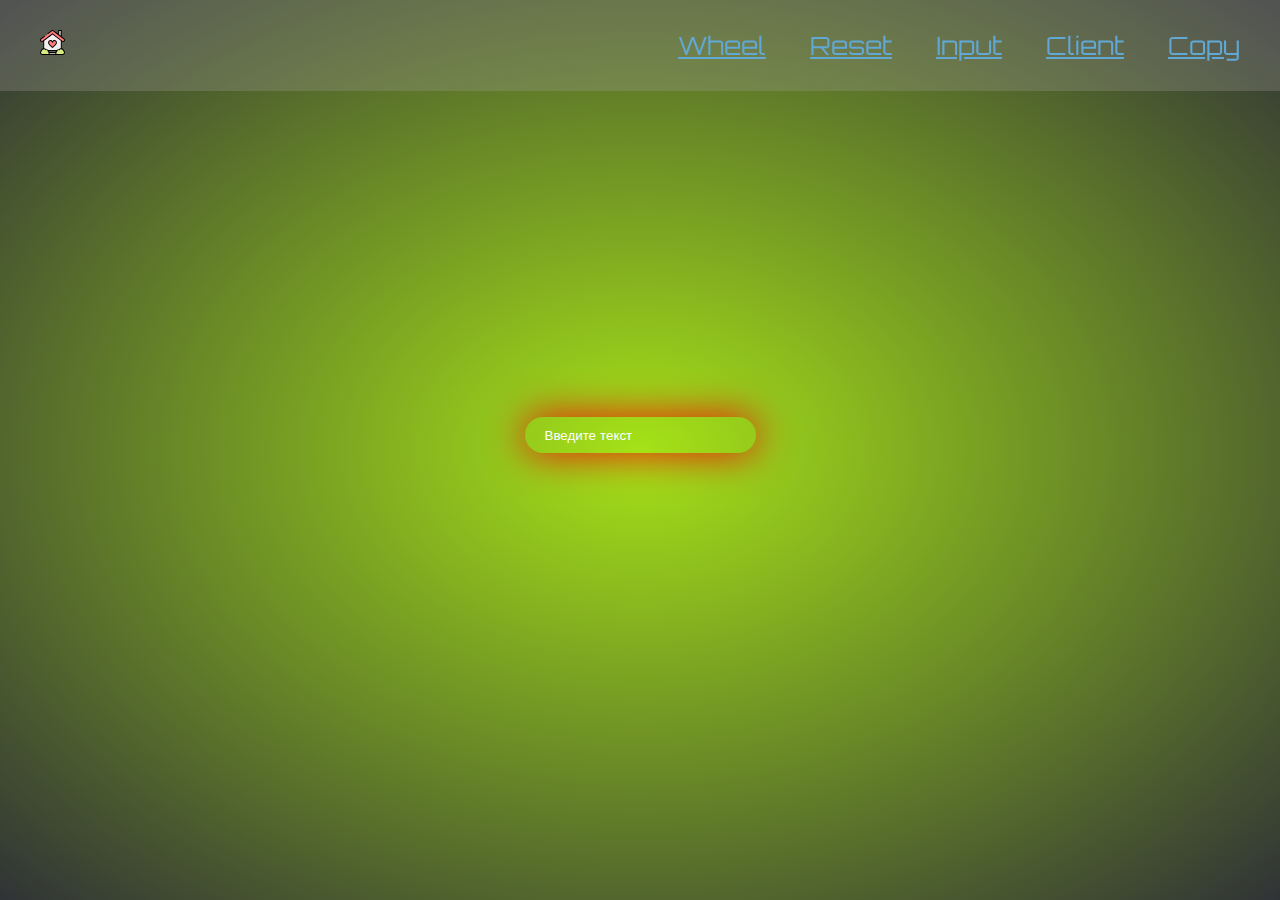
<file: lesson23-24/input.html>
<!DOCTYPE html>
<html lang="en">
<head>
    <meta charset="UTF-8">
    <meta name="viewport" content="width=device-width, initial-scale=1.0">
    <link rel="stylesheet" href="style/input.css">
    <link href="https://fonts.googleapis.com/css2?family=Orbitron:wght@600&display=swap" rel="stylesheet">
    <title>Input</title>
</head>
<body>

    <div class="container">
        <!-- navigation -->
        <div class="nav">
            <div class="home-page">
                <a href="index.html"><img src="img/home.svg" alt="home-page"></a>
            </div>
            <div class="nav-links">
                <ul>
                    <li><a href="wheel.html">wheel</a></li>
                    <li><a href="reset.html">reset</a></li>
                    <li><a href="input.html">input</a></li>
                    <li><a href="clientXY.html">client</a></li>
                    <li><a href="copy.html">copy</a></li>
                </ul>
            </div>
        </div>

        <div class="content">
            <div class="register">
                <form class="form" id="form">
                    <input type="text" placeholder="Введите текст" id="text">
                    <p id="value"></p>
                </form>
            </div>
        </div>

    </div>
    
    <script src="scripts/input.js"></script>
    
</body>
</html>
</file>
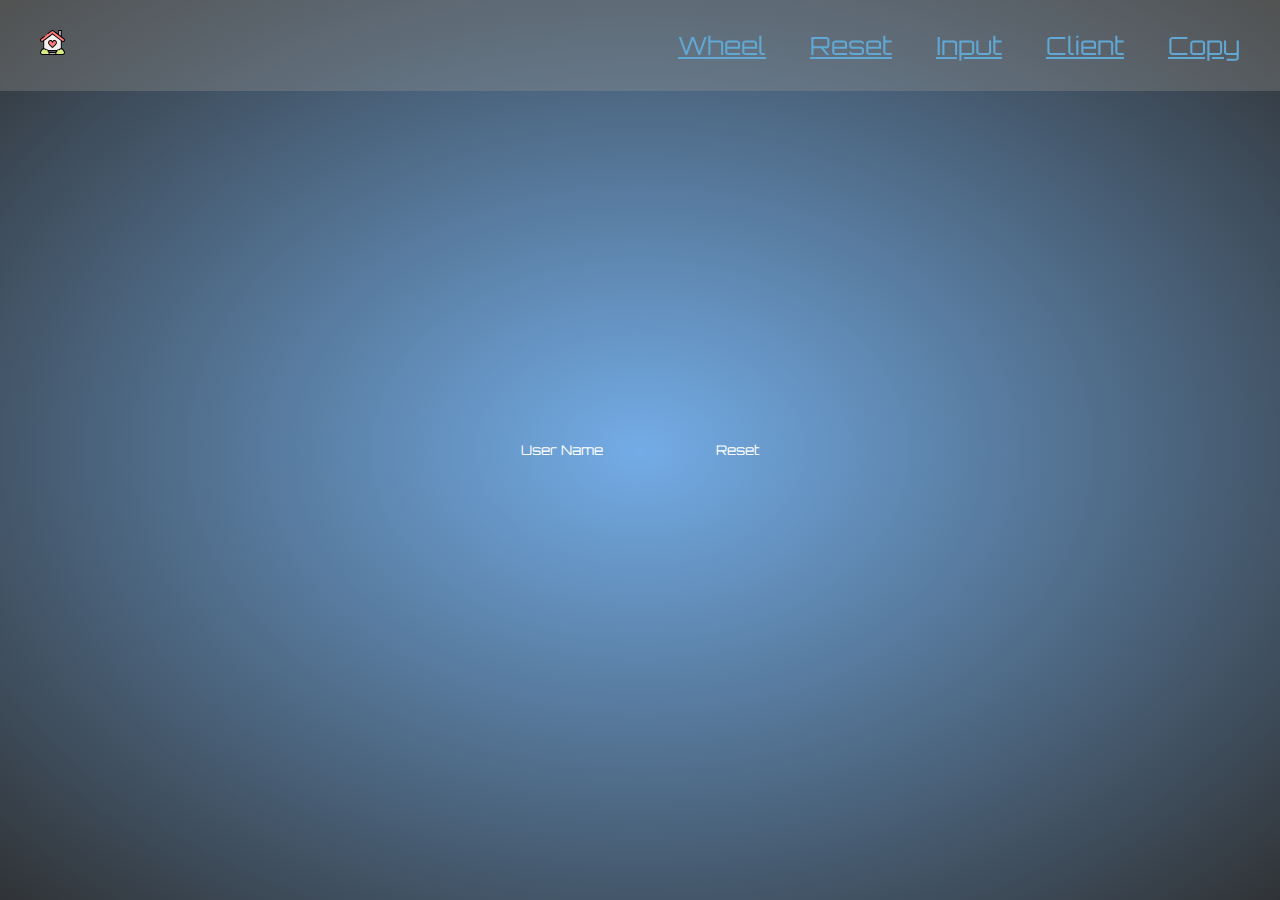
<file: lesson23-24/reset.html>
<!DOCTYPE html>
<html lang="en">
<head>
    <meta charset="UTF-8">
    <meta name="viewport" content="width=device-width, initial-scale=1.0">
    <link rel="stylesheet" href="style/reset.css">
    <link href="https://fonts.googleapis.com/css2?family=Orbitron:wght@600&display=swap" rel="stylesheet">
    <title>Document</title>
</head>
<body>

    <div class="container">
        <!-- navigation -->
        <div class="nav">
            <div class="home-page">
                <a href="index.html"><img src="img/home.svg" alt="home-page"></a>
            </div>
            <div class="nav-links">
                <ul>
                    <li><a href="wheel.html">wheel</a></li>
                    <li><a href="reset.html">reset</a></li>
                    <li><a href="input.html">input</a></li>
                    <li><a href="clientXY.html">client</a></li>
                    <li><a href="copy.html">copy</a></li>
                </ul>
            </div>
        </div>

        <div class="content">
            <div class="register">
                <form class="form" id="form">
                    <input type="text" placeholder="User Name" id="userName">
                    <button type="reset" id="reset">Reset</button>
                </form>
            </div>
        </div>





    </div>
    

    <script src="scripts/reset.js"></script>
</body>
</html>
</file>
<file: lesson11/style/style.css>
*{
    margin: 0;
    padding: 0;
    box-sizing: border-box;
    font-family: 'Roboto', sans-serif;
    font-size: 14px;
}
button{
    outline: none;
}
button:not(.search-button){
    padding: 12px 16px;
    border-radius: 3px;
}
input{
    padding-left: 15px;
    height: 40px;
    border: 1px solid #c6c6c5;
}
a{
    text-decoration: none;
}
ul{
    list-style: none;
    display: flex;
    justify-content: space-between;
}

/* header */

header{
    width: 100%;

}
.head{
    padding: 20px 80px;
    box-sizing: border-box;
    display: flex;
    justify-content: space-between;
    align-items: center;
}
.logo img{
    width: 170px;
    height: 23px;
}
.search{
    display: flex;
    width: 400px;
    height: 43px;
    border-radius: 3px;
    border: 1px solid #e0e0e0;
}
.search input{
    width: 325px;
    font-weight: 600;
    border: none;
    border-radius: 3px;
    outline: none;
    -webkit-appearance: none;
}
.search-button{
    height: 40px;
    background: #007aff;
    width: 75px;
    border: none;
    border-radius: 0px 3px 3px 0px;
    color: #ffffff;
}
.block_icon{
    display: flex;
}
.login button{
    margin-left: 22px;
    background: #ffffff;
    border: 1px solid #757575;
    border-radius: 3px;
    font-weight: 600;
    color: #757575;
}
.icon svg{
    margin-left: 27px;
    margin-left: 27px;
}
.subhead{
    height: 45px;
    background: #f4f4f4;
    display: flex;
    align-items: center;
}
.subhead ul{
    margin-left: 80px;
    width: 900px;
}
.subhead li{
    display: inline-block;
}
.subhead a{
    font-size: 15px;
    color: #737270;
}

/* content */
.content{
    padding-top: 39px;
    width: 970px;
    margin: 0 auto;
}
h1{
    font-size: 26px;
    text-align: center;
    color: #000000;
}
.container{
    height: 657px;
}
.tabs{
    position: relative;
    display: flex;
    justify-content: space-between;
    margin-top: 35px;
    width: 970px;
}
input[type="radio"] {
    display: none;
}
.tab,
.tab-title{
    display: inline-block;
}
.tab :checked + .tab-title{
    font-weight: 600;
    color: #007aff;
}
.tab-content{
    position: absolute;
    left: 0;
    width: 970px;
    height: 633px;
    margin-top: 10px;
    display: none;
    border: 1px solid #C6C6C5;
}
.tab :checked + .tab-title + .tab-content{
    display: flex;
    justify-content: center;
    border: 1px solid #C6C6C5;
}
.form-tab{
    width: 931px;
}
.name{
    margin-top: 40px;
    width: 931px;
    height: 65px;
}
.name__input{
    margin-top: 10px;
    display: flex;
    justify-content: space-between;
}
.name__input input{
    width: 236px;
}
.name__input input:first-child{
    width: 150px;
}
.title_input{
    font-weight: bold;
    color: #000000;
}
.name__input2 input{
    width: 931px;
    margin-top: 10px;
}
.adress{
    margin-top: 50px;
}
h2{
    font-weight: 600;
    color: #007aaf;
    text-transform: uppercase;
}
.line{
    position: absolute;
    margin-top: 10px;
    width: 931px;
    height: 4px;
    background: #c6c6c5;
    opacity: 0.5;
}
.adds{
    width: 931px;
    margin-top: 17px;
    display: flex;
    justify-content: space-between;
    flex-direction: row;
    flex-wrap: wrap;
}
.adds_name{
    margin-top: 31px;
}
.adds_name input{
    margin-top: 10px;
    width: 298px;
}
.name__input3 p{
    margin-top: 10px;
    color: #878786;
}
.footer_contacts{
    margin-top: 48px;
    display: flex;
    justify-content: space-between;
    align-items: center;
}
.footer_contacts button:first-child{
    background: #ffffff;
    border: 1px solid #757575;
}
.footer_contacts button:last-child{
    width: 149px;
    border: none;
    background: #007aff;
    color: #ffffff;
}
.footer_contacts div{
    color: #878786;
}

/* footer */
.secondary_footer{
    width: 970px;
    padding-bottom: 20px;
    margin: 0 auto;
    display: flex;
    justify-content: space-between;
}
.secondary_footer__title{
    margin-top: 115px;
    font-size: 24px;
    font-weight: 600;
    color: #1c1c1b;
}

.secondary_footer ul{
    display: block;
    margin-top: 10px;
}
.secondary_footer li{
    margin-top: 11px;
    color: #1c1c1b;
    display: flex;
    align-items: center;
}
.secondary_footer a{
    color: #1c1c1b;
}
.secondary_footer svg{
    width: 22px;
    height: 21px;
    margin-right: 7px;
}
.footer{
    padding: 20px;
    text-align: center;
    color: #878786;
    border-top: 3px solid #c6c6c5;
}
</file>
<file: lesson12/style/style.css>
*{
    margin: 0;
    padding: 0;
    box-sizing: border-box;
    font-family: 'Roboto', sans-serif;
}

.content{
    width: 100%;
    margin: 0 auto;
}
</file>
<file: lesson12/style/nav.css>
.nav{
    position: fixed;
    width: 100%;
    padding: 13px 94px;
    display: flex;
    align-items: center;
    justify-content: space-between;
    background-color: rgba(25, 23, 32, .47);;
    z-index: 1;
}
.logo{
    width: 50px;
    height: 50px;
    display: inline-block;
}
.logo img{
    width: 100%;
    height: auto;
}
.nav-link{
    margin-right: 113px;
    font-size: 15px;
    color: #ffffff;
    text-transform: uppercase;
    text-decoration: none;
}
.nav-link:last-child{
    margin: 0;
}
.nav-icon{
    width: 27px;
    height: 27px;
    margin-right: 47px;
    display: inline-block;
}
.nav-icon:last-child{
    margin: 0;
}
.nav-icon img{
    width: 100%;
    height: auto;
}
</file>
<file: lesson12/style/banner.css>
.banner{
    width: 100%;
    background: #2b2825;

}
.banner-wrapper{
    max-width: 1240px;
    position: relative;
    margin: 0 auto;
    display: flex;
    justify-content: flex-end;
    align-items: center;

}
.picture{
    position: absolute;
    top: 0;
    left: -100px;
}
.info{
    padding: 200px 0px 180px;
    width: 100%;
    max-width: 510px;
}
.sub-title{
    font-size: 16px;
    color: #ffffff;
}
.title{
    margin-top: 13px;
    font-size: 40px;
    color: #ffffff;
}
.price-box{
    margin-top: 40px;
    display: flex;
    justify-content: flex-start;

}
.price{
    margin-right: 34px;
    font-size: 40px;
    color: #f2f2f2;
}
.price-button{
    padding: 12px 48px;
    cursor: pointer;
    border: none;
    border-radius: 100px;
    font-size: 14px;
    text-transform: uppercase;
    color: #000000;
    background: #ffc700;
}
.footnote{
    margin-top: 10px;
    font-size: 13px;
    color: #ffc700;
}
</file>
<file: lesson12/style/product.css>
.product{
    width: 100%;
}
.product_wrapper{
    max-width: 1240px;
    margin: 0 auto;
    display: flex;
}
.product__info{
    width: 474px;
    padding: 234px 0px 152px;
}


.product__text-color{
    color: #282835;
}
.product__subtitle{
    font-size: 16px;
}
.product__title{
    margin-top: 7px;
    font-size: 50px;
    font-weight: bold;
    color: #282835;
}
.product__text{
    margin-top: 20px;
    font-size: 40px;
}
.product__option{
    margin-top: 11px;
    font-size: 16px;
}
.product__button-box{
    margin-top: 14px;
}
.product__price-box{
    margin-top: 47px;
    display: flex;
}
.product__price{
    margin-right: 43px;
    font-size: 40px;
    color: #000000;
}
.product__price-box button{
    padding: 11px 48px;
    cursor: pointer;
    border-radius: 100px;
    border: none;
    outline: none;
    background: #000000;
    text-transform: uppercase;
    font-size: 14px;
    color: #ffffff;
}
.product__footnote{
    margin-top: 12px;
    font-size: 13px;
    color: #000000;
    opacity: 0.52;
}
.product__picture-box{
    width: 755px;
    position: relative;
    display: flex;
    justify-content: center;
}
.product__picture{
    position: absolute;
}
.point{
    margin-top: 614px;
    z-index: 1;
}
.point li{
    display: inline;
    margin-right: 15px;
}
.point button{
    width: 10px;
    height: 10px;
    background: #d1d1d1;
    border-radius: 50%;
    border: none;
    outline: none;
    cursor: pointer;
}
.slick-aktiv button{
    background: #000000;
}
</file>
<file: lesson12/style/recomendation.css>
.recomendation{
    width: 100%;
}
.recomendation-wrapper{
    max-width: 1240px;
    margin: 0 auto;
    display: flex;
    justify-content: space-between;
}
.goods{
    padding: 332px 77px 48px 49px;
    width: 393px;
    height: 560px;
    position: relative;
    background: #f8f8f9;
}
.goods-picture{
    position: absolute;
    top: 40px;
    left: 102px;
}
.goods-picture2{
    position: absolute;
    top: -17px;
    left: 55px;
}
.goods-picture3{
    position: absolute;
    top: 100px;
    left: 124px;
}
.goods-title{

    font-size: 50px;
    color: #282835;
}
.goods-description{
    margin-top: 4px;
    font-size: 14px;
    color: #030303;
}
.goods-price-box{
    align-items: center;
    margin-top: 21px;
    display: flex;

}
.goods-price{
    font-size: 25px;
    color: #9d8220;
}
.goods-price-box button{
    margin-left: 20px;
    padding: 11px 30px;
    background: #000000;

    outline: none;
    border: none;
    border-radius: 100px;

    text-transform: uppercase;
    font-size: 14px;
    color: #ffffff;
}
</file>
<file: lesson12/style/footer.css>
footer{
    margin-top: 69px;
    width: 100%;
    background: #2b2835;
}
.foot{
    padding-top: 55px;
    max-width: 1240px;
    margin: 0 auto;
    display: flex;
    justify-content: space-between;
}
.foot-menu h3{
    font-size: 30px;
    color: #ffffff;
}
.foot-menu ul{
    list-style: none;
}
.foot-menu a{
    text-decoration: none;
    text-transform: uppercase;
    font-size: 15px;
    line-height: 31px;
    color: #ffffff;
}
.folow-us{
    position: relative;
    width: 260px;
    height: 239px;
}
.social-icon{
    position: absolute;
    top: 59px;
    left: -2px;
    display: flex;
}
.social-icon a{
    margin-right: 11px;
    width: 33px;
    height: 33px;
    cursor: pointer;
}
.instagram{
    background: url(../img/Folow\ us.svg);
}
.facebook{
    background: url(../img/Folow\ us.svg);
    background-position: -44px 0px;
}
.twitter{
    background: url(../img/Folow\ us.svg);
    background-position: -88px 0px;
}
.whatsapp{
    background: url(../img/Folow\ us.svg);
    background-position: -132px 0px;
}
.sub-foot{
    padding-top: 40px;
    padding-bottom: 21px;
    text-align: center;
    font-size: 12px;
    color: #ffffff;
    opacity: .31;
}
</file>
<file: lesson12/style/button.css>
.product__button-box{
    margin-top: 14px;
    display: flex;

}
.product__button-box div{
    margin-right: 13px;
}
label{
    display: inline-block;
}
input{
    display: none;
}
i{
    position: relative;
    display: inline-block;
    width: 37px;
    height: 37px;
    border-radius: 50%;
    border: 1px solid #EAEAEA;
    box-sizing: border-box;
    box-shadow: 0px 2px 1px rgba(0, 0, 0, 0.135817);
}
.wh{
    background: #ffffff;
}
.red{
    background: #dd5656;
}
.bk{
    background: #000000;
}
i::before{
    content: "";
    position: absolute;
    border: 1px solid #000000;
    width: 47px;
    height: 47px;
    border-radius: 50%;
    top: -7px;
    left: -7px;
    opacity: 0;
}
input:checked + i::before{
    opacity: 1;
}
</file>
<file: lesson13/style/style.css>
*{
    padding: 0;
    margin: 0;
    font-family: 'Arimo', sans-serif;
}
.wrapper{
    max-width: 1440px;
    margin: 0 auto;
    display: flex;
}
.sidebar-container{
    padding-top: 20px;
    display: flex;
    flex-basis: 255px; /*здесь если убрать фиксацию верстка расползается*/
    justify-content: center;
}
.sidebar{
    flex-basis: 200px; /*здесь если убрать фиксацию верстка расползается*/
    display: flex;
    flex-direction: column;
    justify-content: space-around;
    align-items: center;
    background: #ffffff;
}
h1{
    font-size: 18px;
    font-weight: bold;
    color: #4a4a4a;
    text-transform: uppercase;
}
.item{
    display: flex;
    flex-direction: column;
    justify-content: space-between;
    flex-grow: 0;
    flex-shrink: 1;
}
.sidebar__title{
    font-size: 14px;
    color: #4a4a4a;
}
.sidebar__img{
    width: 195px;
    height: 164px;
    background: rgba(0, 84, 254, 0.04);
    mix-blend-mode: normal;
    border-radius: 8px;
}





.content{   
    padding: 20px 30px 0px 30px;
    display: flex;
    justify-content: center;
    align-items: flex-start;
    background: #f2f2f2;
}
.content-container{
    display: flex;
    flex-direction: column;
    justify-content: space-between;
}
.objectives{
    display: flex;
    flex-direction: column;
    align-items: baseline;
    justify-content: space-around;
}
h2{
    font-size: 16px;
    color: #4a4a4a;
}
.texts{
    display: flex;
    justify-content: space-between;
    min-height: 185px;
}
.objectives-text {
    flex-basis: 547px;/*здесь приходится либофиксировать либо нужно отступ задавать между дивами, но в задании было сказано не использовать принципы блочной верстки, только флекс*/
    background: #ffffff;
    border-radius: 5px;

    font-size: 14px;
    color: rgba(74, 74, 74, 0.5);
}
.preparation{
    padding-top: 22px;
    display: flex;
    flex-direction: column;
}
.preparation-wrapper{
    padding: 26px;
    display: flex;
    justify-content: center;
    flex-direction: column;
    background: #ffffff;
    border-radius: 5px;
}
.preparation-content{
    display: flex;
    flex-basis: 453px;
    justify-content: space-evenly;
}
.preparation-content-left{
    display: flex;
    flex-basis: 870px;
    flex-direction: column;
    justify-content: space-between;
}
.preparation-content-left-top{
    display: flex;
    justify-content: space-between;
    flex-basis: 240px;
}
.teems{
    flex-basis: 195px;
    border-radius: 8px;
    background: rgba(0, 84, 254, 0.04);

}
.content-title{
    font-size: 14px;
    color: #4a4a4a;
}
.content-subtitle{
    font-size: 14px;
    color: rgba(74, 74, 74, 0.5);
}
.test{
    display: flex;
    flex-direction: column;
    justify-content: space-evenly;
}
.test{
    flex-basis: 659px;
    display: flex;
    flex-direction: column;
    border-radius: 8px;
    background: rgba(0, 84, 254, 0.04);
}
.content-items{
    flex-basis: 169px;
    display: flex;
    justify-content: space-evenly;
    border-bottom: 1px dashed rgba(74, 74, 74, 0.24);;
}
.content-item{
    flex-basis: 98px;
    display: flex;
    height: 90%;
    align-items: center;
    border-radius: 8px;
    background: rgba(0, 84, 254, 0.04);
    font-size: 14px;
    color: rgba(74, 74, 74, 0.5);
}
.preparation-content-left-bottom{
    display: flex;
    flex-direction: column;
    justify-content: space-evenly;
    min-height: 197px;
    border-radius: 8px;
    background: rgba(0, 84, 254, 0.04);
}
.review-content{
    display: flex;
    flex-basis: 133px;
    justify-content: space-around;
}
.write{
    font-size: 12px;
    color: #4a4a4a;
}
.date{
    font-size: 12px;
    font-weight: bold;
    color: #4a4a4a;
}
.email{
    display: flex;
    flex-direction: column;
}
.email-text{
    display: flex;
    flex-direction: column;
}
.reminder{
    display: flex;
    flex-direction: column;
    align-items: flex-end;
}
.reminder-content{
    width: 215px;
    display: flex;
    flex-direction: column;
    align-items: center;
    justify-content: space-evenly;
    flex-grow: 1;
    flex-shrink: 0;
}
.ethical{
    display: flex;
    flex-direction: column;
    justify-content: space-between;
    flex: 0 1 33.33%;
}
.preparation-content-right{
    display: flex;
    flex-direction: column;
    justify-content: flex-start;
    flex-basis: 195px;
    border-radius: 8px;
    background: rgba(0, 84, 254, 0.04);
}

input{
    display: none;
}
label{
    position: relative;
}
label::before {
    content: "";
    width: 12px;
    height: 12px;
    border: 1px solid #4a4a4a;
    border-radius: 1px;
    position: absolute;
    left: -18px;
}
</file>
<file: lesson14/style/style.css>
*{
    margin: 0;
    padding: 0;
    font-family: 'Roboto', sans-serif;
}
.container{
    padding: 60px;
}
.wrapper{
    margin: 0px auto;
    max-width: 640px;
}
.tabs{
    margin-top: 30px;
    border: 1px solid rgba(0, 0, 0, 0.09);
    box-shadow: 0px 2px 8px rgba(0, 0, 0, 0.1);
    border-radius: 4px;
}
h1{
    font-size: 35px;
    font-weight: bold;
    color: #000000;
}
h3{
    font-size: 15px;
    font-weight: bold;
    color: #5d5d5d;
}
.item{
    margin-top: 10px;
}
.item p:not(:first-child){
    margin-top: 20px;
}
.item p{
    font-size: 13px;
    line-height: 20px;
    color: #5d5d5d;
}
.picture{
    margin: 30px auto;
}
img{
    width: 100%;
    height: auto;
}
.tab{
    position: relative;
}
input{
    display: none;
}
label{
    display: block;
    position: relative;
    font-size: 13px;
    color: #000000;
    padding: 15px 0px 16px 35px;
    background: #f5f5f5;
    border: 1px solid #e8e8e8;
}
section{
    display: none;
    padding: 20px;
}
input:checked + label + section{
    display: block;
}
.tab::before{
    content: "";
    position: absolute;
    width: 2px;
    left: -10px;
    top: 10px; bottom: 10px;
    background: #0179ff;
}
label::before{
    content: "";
    position: absolute;
    left: 20px;
    top: 18px;
    border-top: 2px solid rgba(0, 0, 0, 0.65);
    border-right: 2px solid rgba(0, 0, 0, 0.65);
    width: 8px;
    height: 8px;
    transform: rotate(45deg);
}
input:checked + label::before{
    transform: rotate(135deg);
}
@media all and (max-width: 320px){
    .container{
        padding: 30px 0px;
    }
    .wrapper{
        width: 100%;
    }
    h1{
        text-align: center;
    }
}
</file>
<file: lesson16/style/style.css>
*{
    margin: 0;
    padding: 0;
    font-family: 'Titillium Web', sans-serif;
    box-sizing: border-box;
}
.content{
    width: 100%;
}
.container{
    background-image: url(../img/background-mobile.png);
    background-repeat: no-repeat;
    background-size: cover;
    position: relative;
}
.container:before{
    content: "";
    position: absolute;
    background-color: rgba(0, 0, 0, .7);
    top: 0; bottom: 0;
    left: 0; right: 0;
    z-index: 1;
}

@media(min-width: 767px){
    .container{
        background-image: url(../img/background-tablet.png);
        background-repeat: no-repeat;
        background-position: center;
        background-size: cover;
    }
    .container:before{
        content: "";    
        background-color: rgba(0, 0, 0, .6);
    }
}
@media(min-width: 1140px){
    .container{
        background-image: url(../img/background-desktop.png);
        background-repeat: no-repeat;
        background-position: center;
        background-size: cover;
    }
}

    /* nav */
.nav{
    height: 60px;
    display: flex;
    justify-content: space-between;
    border-bottom: 1px solid #a3a3a3;
    position: relative;
    z-index: 2;
}
.nav-links{
    padding: 20px;
    display: flex;
    border-right: 1px solid #a3a3a3;
}
.burger{
    margin-right: 25px;
    width: 20px;
    height: 20px;
}
.burger img{
    width: 100%;
    height: auto;
}
.logo{
    display: none;
}
.nav-link ul{
    list-style: none;
}
.selected{
    position: relative;
}
.nav-link a{
    text-decoration: none;
    font-size: 15px;
    line-height: 23px;
    color: #ffffff;
}
.nav-link a:not(.selected){
    display: none;
}
.selected::after{
    content: "";
    width: 60px;
    height: 4px;
    background-color: #ffffff;
    left: -6px;
    bottom: -15px;
    position: absolute;
}
.nav-search{
    padding: 24px 10px 20px 10px;
    display: flex;
    align-items: center;
}
.nav-search button, input{
    border: none;
    outline: none;
    background: none;
}
.nav-search button{
    margin-right: 11px;
    width: 10px;
    height: 10px;
    cursor: pointer;
}
.nav-search input::-webkit-input-placeholder,
.nav-search input{
    font-size: 13px;
    line-height: 20px;
    color: #ffffff;
}

@media(min-width: 767px){
    .nav{
        justify-content: start;
    }
    .burger{
        margin-right: 39px;
        width: 40px;
        height: 40px;
    }
    .logo{
        display: none;
    }
    .nav-link{
        display: flex;
        align-items: flex-end;
    }
    .nav-link a{
        font-size: 18px;
    }
    .nav-links{
        margin-right: 40px;
        padding: 10px 45px 10px 20px;
    }
    .selected::after{
        left: -2px;
        bottom: -9px;
    }
    .nav-search{
        padding: 22px 0px 18px 0px;
    }
    .nav-search button{
        width: 20px;
        height: 20px;
        margin-right: 23px;
    }
    .nav-search img{
        width: 100%;
        height: auto;
    }
    .nav-search input::-webkit-input-placeholder,
    .nav-search input{
        font-size: 14px;
        line-height: 21px;
    }
}
@media(min-width: 1140px){
    .nav{
        height: 80px;
    }
    .nav-links{
        padding: 0px 50px 0px 40px;
    }
    .burger{
        display: none;
    }
    .logo{
        display: inline-block;
        margin-right: 98px;
        width: 65px;
        height: 80px;
    }
    .logo img{
        width: 100%;
        height: auto;
    }
    .nav-link a:not(.selected){
        display: inline-block;
        color: #9f9f9f;
    }
    .nav-link{
        align-items: center;
    }
    .nav-link li{
        display: inline;
    }
    .nav-link li:not(:last-child){
        margin-right: 50px;
    }
    .selected::after{
        content: "";
        bottom: -26px;
    }
}

    /* /nav */


    /* article */
article{
    padding: 20px 0px 33px 22px;
    position: relative;
    z-index: 2;
}
h1{
    font-size: 25px;
    line-height: 30px;
    color: #ffffff;
}
.article-link{
    margin-top: 17px;
    font-size: 15px;
    line-height: 23px;
    color: #f6f6f6;
}
.watch{
    margin-bottom: 11px;
}
.book, .watch{
    display: flex;
    align-items: center;
}
.watch-icon, .book-icon{
    margin-right: 10px;
    display: flex;
    align-items: center;
    justify-content: center;
    width: 20px;
    height: 20px;
    border: 2px solid #f92251;
    border-radius: 50%;
}
.watch-icon:hover, .book-icon:hover{
    background-color: #f92251;
}
.description{
    margin-top: 11px;
}
.description div:not(:first-child){
    margin-top: 4px;
}
h2{
    font-size: 15px;
    line-height: 23px;
    font-weight: normal;
    color: #f6f6f6;
}
.description p,
.description span{
    font-size: 17px;
    line-height: 26px;
    color: #f6f6f6;
}
.Reviews img{
    width: 15px;
    height: 15px;
    margin-right: 10px;
}

@media(min-width: 767px){
    article{
        padding: 52px 175px 86px 93px;
    }
    h1{
        font-size: 90px;
        line-height: 100px;
    }
    .article-link{
        margin-top: 30px;
        display: flex;
    }
    .watch{
        margin-right: 51px;
    }
    .watch-icon, .book-icon{
        margin-right: 23px;
        width: 50px;
        height: 50px;
    }
    .article-link img{
        width: 15px;
        height: 15px;
    }
    h2{
        font-size: 18px;
        line-height: 27px;
    }
    .description p,
    .description span{
        margin-top: 8px;
        font-size: 24px;
        line-height: 37px;
    }
    .description{
        margin-top: 81px;
        display: flex;
        flex-wrap: wrap;
    }
    .description div{
        margin-right: 72px;
        margin-bottom: 19px;
    }
    .Reviews img{
        margin-right: 16px;
        margin-top: 10px;
        width: 24px;
        height: 24px;
    }
}
@media(min-width: 1140px){
    article{
        padding: 80px 0px 122px 216px;
    }
    .description div:last-child{
        margin-top: 0   px;
    }
}

    /* /article */


    /* news */
.news{
    padding: 30px 20px 40px;
    background-color: #1f1f2f;
}
.news-entry{
    font-size: 17px;
    line-height: 26px;
    color: #ffffff;
}
.form-inp{
    display: flex;
    margin-top: 20px;
    padding: 9px;
}
.img{
    display: inline-block;
    margin-right: 15px;
    width: 15px;
    height: 15px;
}
.registry div{
    background-color: #ffffff;
    border-radius: 10px;
}
.news-wrapper input{
    width: 100%;
}
.registry input{
    color: #82868e;
}
.news-button{
    display: flex;
    justify-content: center;
    background-color: #f92251;
    border-radius: 10px;
}
.news-button input{
    color: #ffffff;
    text-transform: uppercase;
    text-align: center;
    cursor: pointer;
}
input[name=news]{
    background: none;
    border: none;
    outline: none;
    font-size: 17px;
    line-height: 26px;
}
@media(min-width: 767px){
    .news{
        padding: 30px 117px 70px 117px;
    }
    .news-entry{
        font-size: 25px;
        line-height: 38px;
        text-align: center;
    }
    .registry{
        display: flex;
        justify-content: space-between;
    }
    .img{
        margin-right: 10px;
        width: 16px;
        height: 17px;
    }
    .form-inp{
        flex-grow: 1;
        flex-shrink: 0;
    }
    .name{
        margin-right: 30px;
    }
}
@media(min-width: 1140px){
    .news-wrapper{
        margin-top: 40px;
        display: flex;
        justify-content: space-between;
    }
    .news{
        padding: 60px 230px 89px 230px;
    }
    .registry{
        display: flex;
        justify-content: space-evenly;
        flex: 1 0;
    }
    .news-entry{
        font-size: 35px;
        line-height: 53px;
        text-align: center;
    }
    .form-inp{
        min-width: 300px;
    }
    .news-button{
        margin-left: 40px;
    }
}

    /* /news */

    /* footer */
footer{
    padding: 16px 20px;
    background-color: #404754;
}
.foot__nav li{
    list-style: none;
}
.foot__nav li:not(:first-child){
    margin-top: 8px;
}
.foot__nav a{
    font-size: 17px;
    line-height: 26px;
    color: #bac5d3;
}
.copyright{
    margin-top: 18px;
    font-size: 17px;
    line-height: 26px;
    color: #bac5d3;
}
@media(min-width: 767px){
    footer{
        padding: 30px 0px 23px 0px;
    }
    .foot__nav li{
        margin-left: 30px;
        display: inline-block;
    }
    .copyright{
        margin-top: 17px;
        margin-left: 30px;
        font-size: 20px;
        line-height: 30px;
    }
    .foot__nav a{
        font-size: 20px;
        line-height: 30px;
    }
}
@media(min-width: 1140px){
    footer{
        padding: 20px 40px;
        display: flex;
        justify-content: space-between;
    }
    .foot__nav li:first-child{
        margin-left: 0px;
    }
    .foot__nav li:not(:first-child){
        margin-top: 0px;
        margin-left: 20px;
    }
    .copyright{
        margin: 0;
    }
}
    /* /footer */
</file>
<file: lesson20/style.css>
body {
  margin: 0;
  padding: 50px 0 90px;
  color: #282828;
  background-color: #f9f9f9;
}

.form {
  margin: 0 auto;
  padding: 15px 20px;
  display: block;
  max-width: 600px;
  background-color: #fff;
  box-shadow: 0 0 20px rgba(0, 0, 0, .25);
  border-radius: 10px;
}

.heading {
  text-align: center;
  font-family: "Times New Roman", serif;
}

.labelForSearch {
  margin-bottom: 10px;
  display: block;
}

.fieldset {
  padding: 15px 10px;
  margin-bottom: 20px;
  border: 1px solid #193996;
  border-radius: 15px;
}

.legend {
  padding: 5px;
  background-color: #193996;
  color: white;
  border-radius: 10px;
}

.inputContainer {
  margin-bottom: 15px;
}

.label {
  display: inline-block;
  width: 140px;
}

.inputField {
  width: 170px;
  padding-bottom: 2px;
  border: none;
  border-bottom: 1px solid #787878;
  background-color: transparent;
  outline: none;
  font: 13px/1.4 "Times New Roman", serif;
}

.textarea {
  padding: 10px 15px;
  height: 100px;
  width: 350px;

  font: 17px/1.4 "Times New Roman", serif;
  border: 1px solid #c7c7c7;
  border-radius: 3px;
  background: #fff;
  outline-color: #193996;
  resize: none;
}

.btn {
  margin-right: 30px;
  padding: 10px;
  height: 50px;
  width: 120px;

  text-align: center;
  font: 17px/1.4 "Times New Roman", serif;
  font-weight: bold;
  cursor: pointer;
  color: #fff;
  border-radius: 10px;
  border-style: solid;
  border-width: 4px;
  outline: none;

  transition: transform .18s ease-in-out;
}

.btn:hover {
  transform: translate(0px, -10px);
}

.btn.submit {
  background-color: #4eafc9;
  border-color: #2a89a2;
}

.btn.reset {
  background-color: #dd567e;
  border-color: #c93964;
}

.btn.submit:active {
  background-color: #2a89a2;
  border-color: #1d6f85;
}

.btn.reset:active {
  background-color: #c93964;
  border-color: #ac254d;
}

.radioBtn {
  appearance: none;
  -webkit-appearance: none;

  position: relative;
  top: 6px;
  margin-right: 7px;
  margin-left: 10px;

  border-radius: 50%;
  width: 15px;
  height: 15px;

  border: 2px solid #193996;

  outline-style: none;
}

.radioBtn:checked {
  border: 4px solid #193996;
  background-color: #ffeb3b;
}

.radioBtn:focus {
  box-shadow: 0 0 0 0.2em rgba(25, 57, 150, .5);
}
</file>
<file: lesson23-24/style/range.css>
*{
    padding: 0;
    margin: 0;
    box-sizing: border-box;
    font-family: 'Orbitron', sans-serif;
}
.wrapper{
    height: 100vh;
    background-image: url(../img/Mars\ wallpaper.jpg);
    display: flex;
    flex-direction: column;
}
.range{
    padding-top: 50px;
    height: 20vh;
    display: flex;
    justify-content: center;
}
.range input{
    width: 50%;
}
.content{
    display: flex;
    justify-content: center;
    align-items: center;
    height: 80vh;
    opacity: 0;
}
.content ul{
    list-style: none;
}
.content li{
    padding: 30px 40px;
    border-radius: 30px;
    display: inline;
    background-color: rgba(84, 81, 81, .4);
    box-shadow: 0 0 20px aqua;
}
.content li:not(:first-child){
    margin-left: 50px;
}
.content a{
    text-transform: capitalize;
    font-size: 30px;
    color: rgba(20, 224, 224, 1);;
}
</file>
<file: lesson23-24/style/clientXY.css>
*{
    padding: 0;
    margin: 0;
    box-sizing: border-box;
    font-family: 'Orbitron', sans-serif;
}
.container{
    height: 100vh;
    background: radial-gradient(#246db1, #303336);
}
/* navigation */
.nav{
    position: fixed;
    max-width: 1440px;
    width: 100%;
    padding: 30px 40px;
    display: flex;
    justify-content: space-between;
    background-color: rgba(158, 156, 149, .3);
}
.home-page{
    width: 25px;
    height: 25px;
}
.home-page img{
    width: 100%;
    height: auto;
}
.nav-links ul{
    list-style: none;
}
.nav-links li{
    display: inline;
}
.nav-links li:not(:first-child){
    margin-left: 40px;
}
.nav-links a{
    text-transform: capitalize;
    font-size: 25px;
    color: rgba(97, 168, 212, 1);
}

.content{
    height: 100vh;
    display: flex;
    justify-content: center;
    align-items: center;
}
.form input{
    padding: 10px 20px;
    background: none;
    outline: none;
    border: none;
    border-radius: 20px;
    box-shadow: 0 0 40px rgb(51, 218, 45);
    text-align: center;
    font-size: 30px;
    color: #ffffff;
}
</file>
<file: lesson23-24/style/copy.css>
*{
    padding: 0;
    margin: 0;
    box-sizing: border-box;
    font-family: 'Orbitron', sans-serif;
}
.container{
    height: 100vh;
    background-image: url(../img/summer.jpg);
    background-position: center;
    background-repeat: no-repeat;
    background-size: cover;
}
/* navigation */
.nav{
    position: fixed;
    max-width: 1440px;
    width: 100%;
    padding: 30px 40px;
    display: flex;
    justify-content: space-between;
    background-color: rgba(158, 156, 149, .3);
}
.home-page{
    width: 25px;
    height: 25px;
}
.home-page img{
    width: 100%;
    height: auto;
}
.nav-links ul{
    list-style: none;
}
.nav-links li{
    display: inline;
}
.nav-links li:not(:first-child){
    margin-left: 40px;
}
.nav-links a{
    text-transform: capitalize;
    font-size: 25px;
    color: rgba(97, 168, 212, 1);
}

.content{
    height: 100vh;
    display: flex;
    justify-content: space-around;
    align-items: center;
}
.items{
    padding: 10px;
    background-color: rgba(21, 22, 22, 0.25);
    color: #ffffff;
}
.items p{
    
    margin-bottom: 20px;
    
}
textarea{
    text-align: center;
    font-size: 20px;
    color: #000000;
    background: none;
    background-color: rgb(255, 255, 255, .3);
    border: none;
    outline: none;
    box-shadow: 0 0 10px rgb(242, 246, 8);
}
</file>
<file: lesson23-24/style/input.css>
*{
    padding: 0;
    margin: 0;
    box-sizing: border-box;
    font-family: 'Orbitron', sans-serif;
}
.container{
    height: 100vh;
    background: radial-gradient(#a5e217, #303336);
}
/* navigation */
.nav{
    position: fixed;
    max-width: 1440px;
    width: 100%;
    padding: 30px 40px;
    display: flex;
    justify-content: space-between;
    background-color: rgba(158, 156, 149, .3);
}
.home-page{
    width: 25px;
    height: 25px;
}
.home-page img{
    width: 100%;
    height: auto;
}
.nav-links ul{
    list-style: none;
}
.nav-links li{
    display: inline;
}
.nav-links li:not(:first-child){
    margin-left: 40px;
}
.nav-links a{
    text-transform: capitalize;
    font-size: 25px;
    color: rgba(97, 168, 212, 1);
}

.content{
    height: 100vh;
    display: flex;
    justify-content: center;
    align-items: center;
}
.form input{
    padding: 10px 20px;
    background: none;
    outline: none;
    border: none;
    border-radius: 20px;
    box-shadow: 0 0 40px rgb(247, 4, 4);
    color: #ffffff;
}
.form input::placeholder{
    color: #ffffff;
}
.form p{
    margin-top: 30px;
}
</file>
